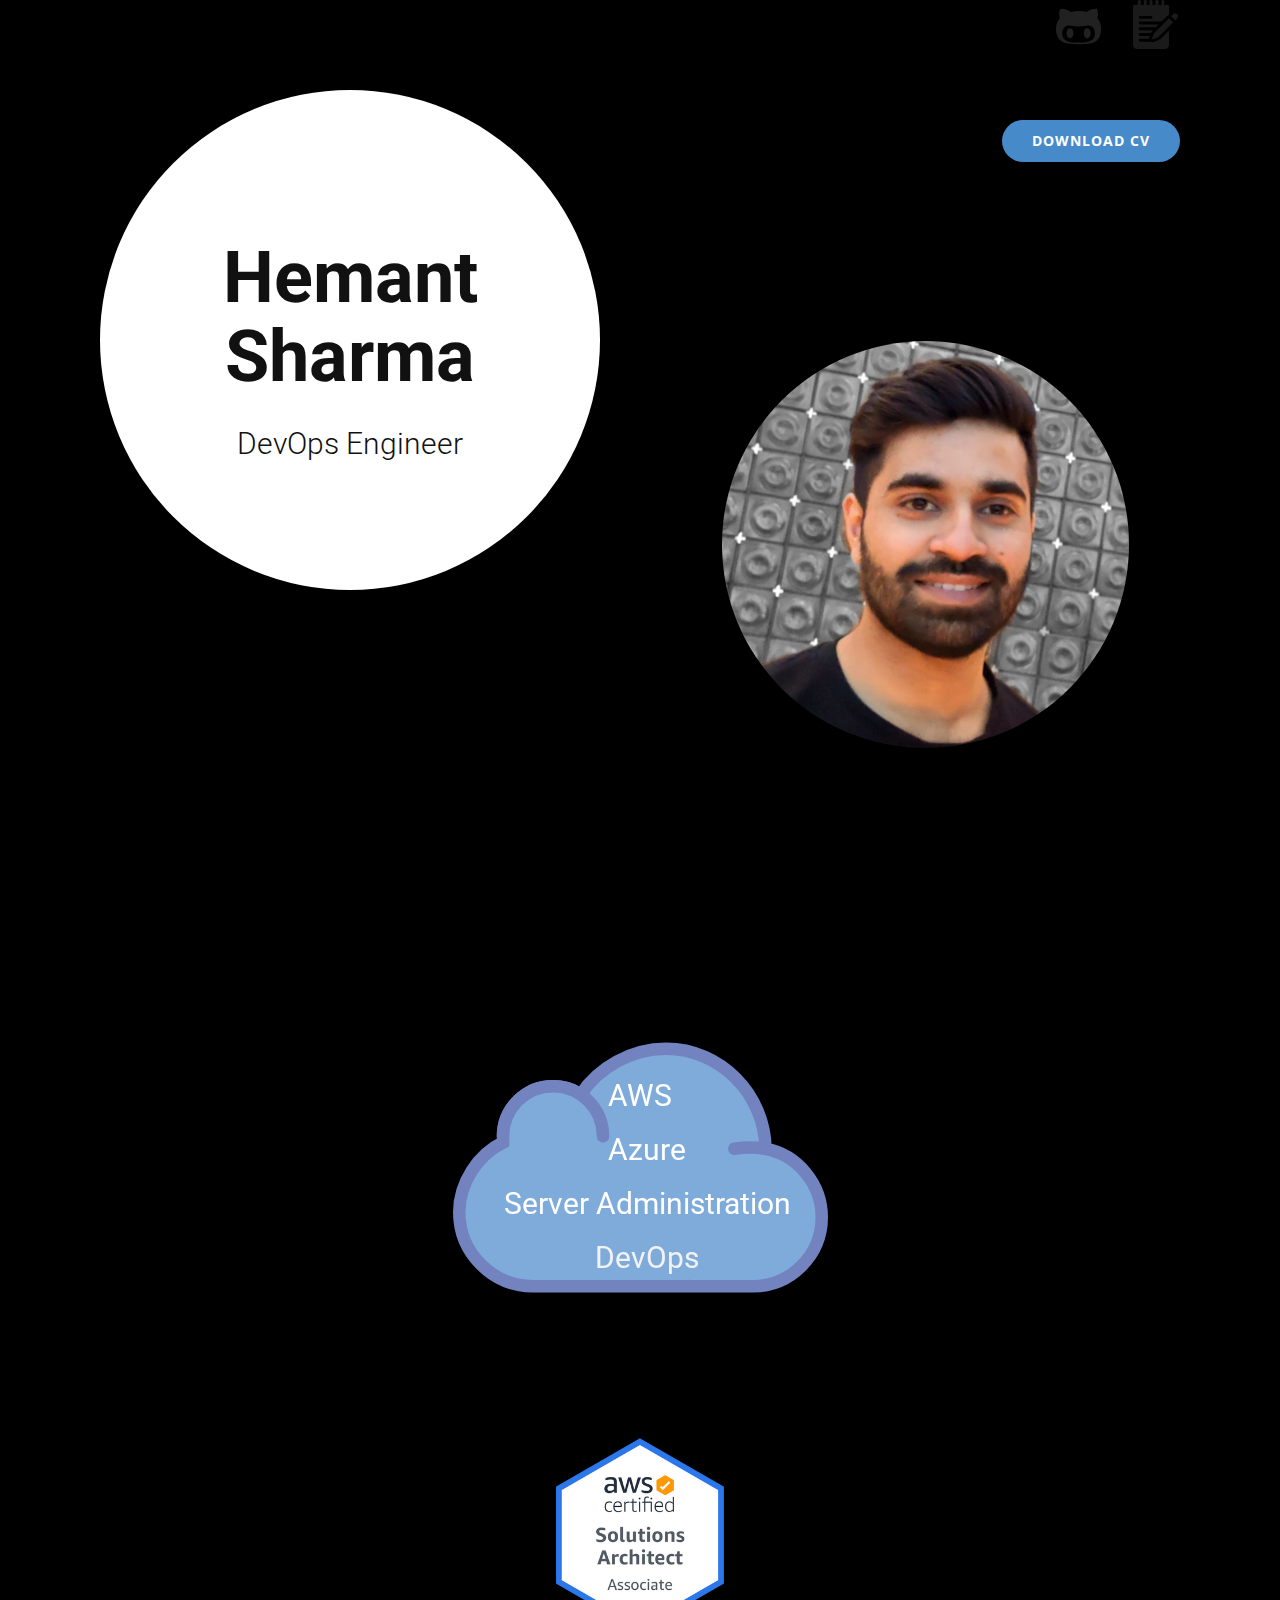
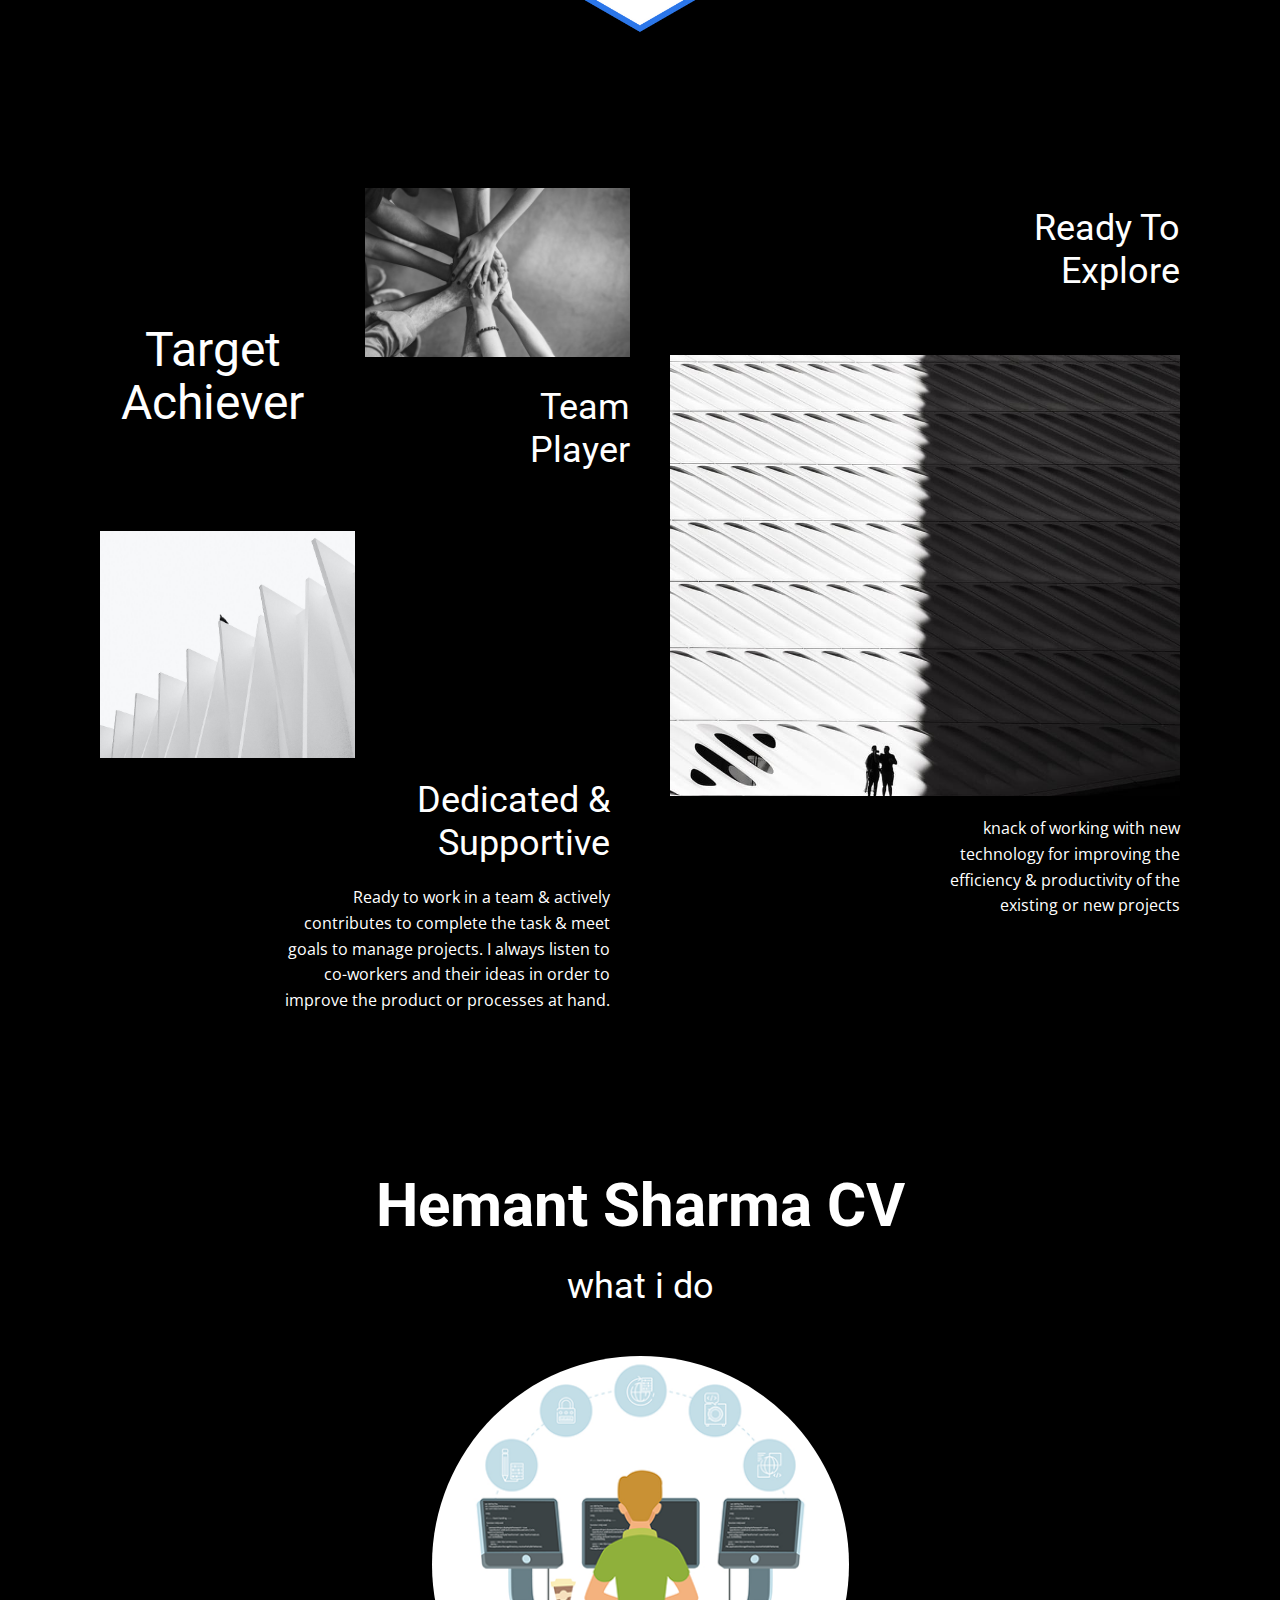
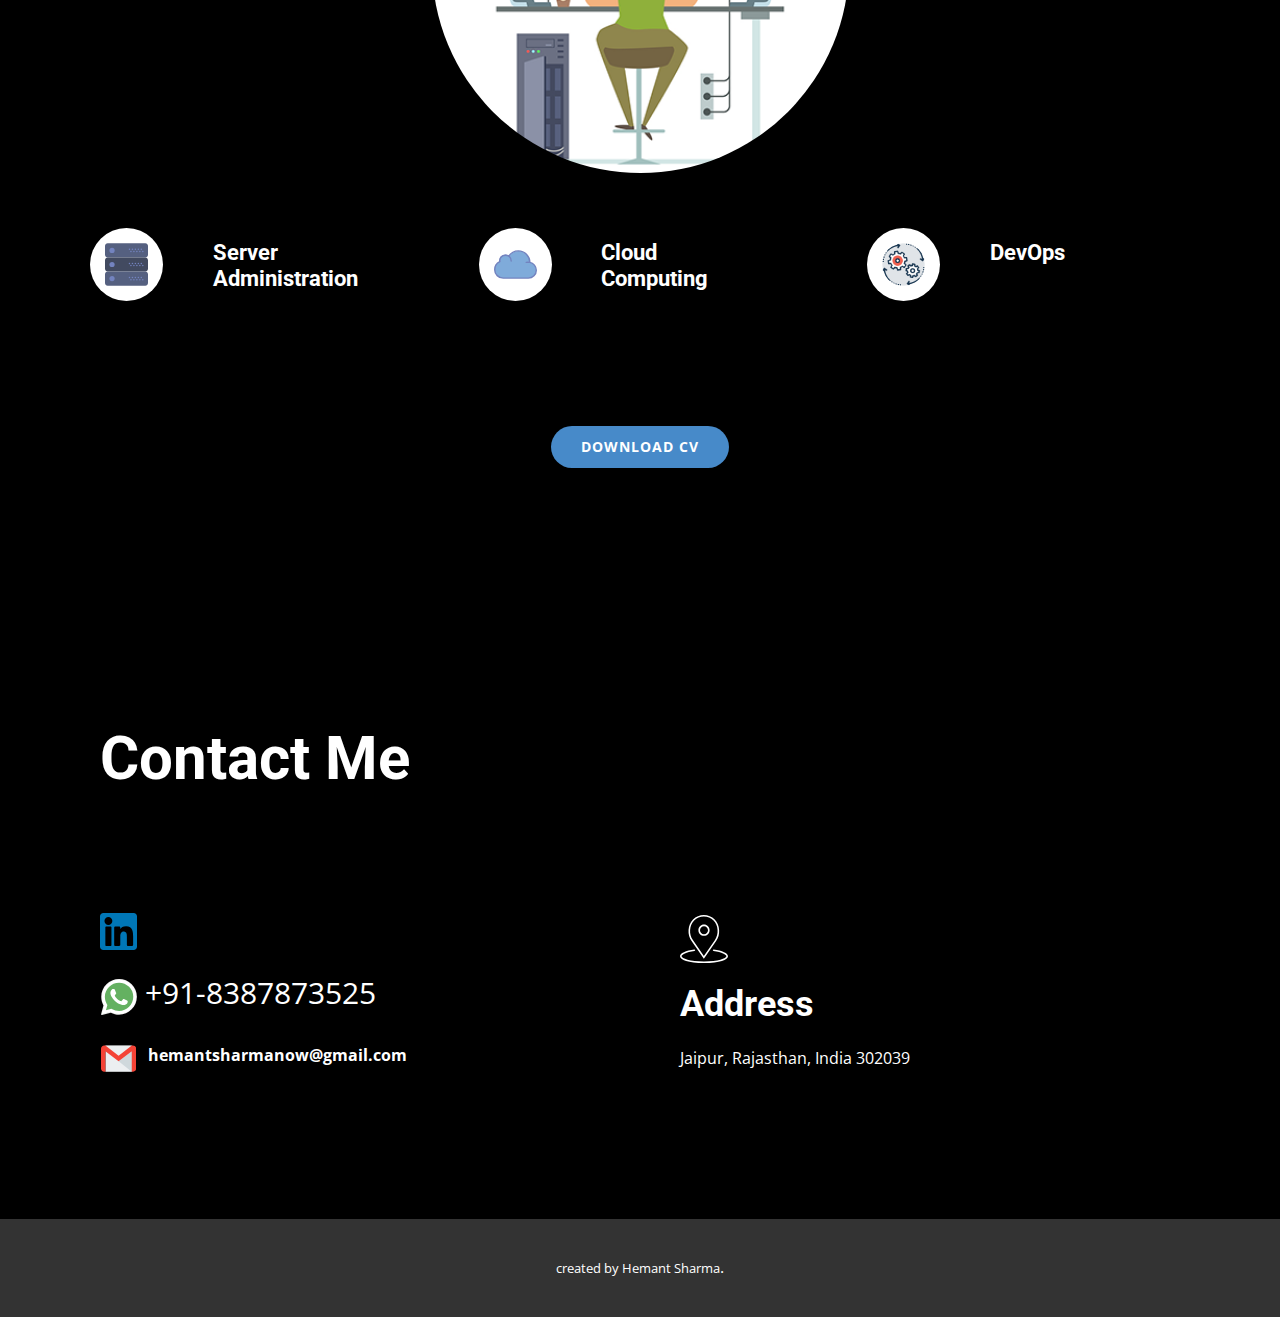
<file: index.html>
<!DOCTYPE html>
<html style="font-size: 16px;">
  <head>
    <meta name="viewport" content="width=device-width, initial-scale=1.0">
    <meta charset="utf-8">
    <meta name="keywords" content="Hemant Sharma, AWS&nbsp;&nbsp;AzureServer Administration​DevOps, TargetAchiever, Hemant Sharma CV, Contact Me">
    <meta name="description" content="">
    <meta name="page_type" content="np-template-header-footer-from-plugin">
    <title>Hemant Sharma</title>
    <link rel="stylesheet" href="nicepage.css" media="screen">
<link rel="stylesheet" href="Hemant-Sharma.css" media="screen">
    <script class="u-script" type="text/javascript" src="jquery.js" defer=""></script>
    <script class="u-script" type="text/javascript" src="nicepage.js" defer=""></script>
    <meta name="generator" content="Nicepage 3.12.1, nicepage.com">
    <link id="u-theme-google-font" rel="stylesheet" href="https://fonts.googleapis.com/css?family=Roboto:100,100i,300,300i,400,400i,500,500i,700,700i,900,900i|Open+Sans:300,300i,400,400i,600,600i,700,700i,800,800i">
    
    
    
    
    
    
    <script type="application/ld+json">{
		"@context": "http://schema.org",
		"@type": "Organization",
		"name": "",
		"url": "index.html"
}</script>
    <meta property="og:title" content="Hemant Sharma">
    <meta property="og:type" content="website">
    <meta name="theme-color" content="#478ac9">
    <link rel="canonical" href="index.html">
    <meta property="og:url" content="index.html">
  </head>
  <body data-home-page="Hemant-Sharma.html" data-home-page-title="Hemant Sharma" class="u-body u-overlap">
    <section class="u-black u-clearfix u-section-1" id="carousel_5995">
      <div class="u-clearfix u-sheet u-sheet-1"><span class="u-icon u-icon-circle u-text-grey-90 u-icon-1" data-href="https://github.com/hemants1992/mynotes" data-target="_blank"><svg class="u-svg-link" preserveAspectRatio="xMidYMin slice" viewBox="0 0 24 24" style=""><use xmlns:xlink="http://www.w3.org/1999/xlink" xlink:href="#svg-d05d"></use></svg><svg class="u-svg-content" viewBox="0 0 24 24" id="svg-d05d"><g fill="currentColor"><path d="m12.29 21.499c3.73 0 8.94.09 10.835-3.701.715-1.449.875-3.122.875-4.7h-.001c0-2.073-.575-4.047-1.95-5.651.786-2.363.26-3.756-.345-4.948-2.24 0-3.69.42-5.39 1.742-2.746-.653-5.856-.571-8.455.04-1.725-1.336-3.175-1.781-5.44-1.781-.621 1.237-1.136 2.599-.344 4.977-2.676 3.083-2.466 7.566-1.065 10.322 1.97 3.835 7.49 3.7 11.28 3.7zm-5.289-9.99c.95 0 1.865.168 2.8.297 3.418.52 5.215-.297 7.31-.297 2.339 0 3.675 1.915 3.675 4.087 0 4.349-4.015 5.012-7.53 5.012-2.419-.163-9.93.976-9.93-5.012 0-2.172 1.334-4.087 3.675-4.087z"></path><path d="m16.655 18.323c1.29 0 1.835-1.692 1.835-2.727s-.545-2.727-1.835-2.727-1.835 1.692-1.835 2.727.545 2.727 1.835 2.727z"></path><path d="m7.47 18.323c1.29 0 1.835-1.692 1.835-2.727s-.546-2.726-1.835-2.726-1.835 1.692-1.835 2.727.545 2.726 1.835 2.726z"></path>
</g></svg></span><span class="u-icon u-icon-circle u-text-grey-90 u-icon-2" data-href="http://hemantsharma.epizy.com/notepad" data-target="_blank"><svg class="u-svg-link" preserveAspectRatio="xMidYMin slice" viewBox="0 0 512 512" style=""><use xmlns:xlink="http://www.w3.org/1999/xlink" xlink:href="#svg-38de"></use></svg><svg class="u-svg-content" viewBox="0 0 512 512" x="0px" y="0px" id="svg-38de" style="enable-background:new 0 0 512 512;"><g><path d="M299.389,412.924l-53.346,24.248c-5.285,2.402-10.87,3.62-16.602,3.62c-6.846,0-13.425-1.743-19.222-4.94   c-0.288,0.016-0.574,0.044-0.867,0.044H96.137c-8.284,0-15-6.716-15-15c0-8.284,6.716-15,15-15h93.655   c-0.938-7.26,0.133-14.757,3.285-21.69l3.777-8.31H96.137c-8.284,0-15-6.716-15-15c0-8.284,6.716-15,15-15H210.49l6.907-15.196   c0.018-0.04,0.038-0.072,0.057-0.11c1.471-3.201,3.502-6.151,6.041-8.69l6.005-6.004H96.137c-8.284,0-15-6.716-15-15   s6.716-15,15-15H259.5l30-29.999H96.137c-8.284,0-15-6.716-15-15c0-8.284,6.716-15,15-15H319.5l77.724-77.723l0.345-0.344V67.001   c0-8.284-6.716-15-15-15h-35V15c0-8.284-6.716-15-15-15c-8.284,0-15,6.716-15,15v37h-31.429V15c0-8.284-6.716-15-15-15   c-8.284,0-15,6.716-15,15v37H224.71V15c0-8.284-6.716-15-15-15c-8.284,0-15,6.716-15,15v37h-31.429V15c0-8.284-6.716-15-15-15   c-8.284,0-15,6.716-15,15v37h-31.429V15c0-8.284-6.716-15-15-15s-15,6.716-15,15v37H36.137c-8.284,0-15,6.716-15,15v400   c0,24.813,20.187,45,45,45h286.432c24.813,0,45-20.187,45-45V317.533l-89.221,89.22   C305.682,409.419,302.637,411.471,299.389,412.924z M209.71,195.897H96.137c-8.284,0-15-6.716-15-15c0-8.284,6.716-15,15-15H209.71   c8.284,0,15,6.716,15,15C224.71,189.182,217.994,195.897,209.71,195.897z"></path><path d="M397.224,190.6L244.708,343.114l-24.32,53.505c-3.824,8.412,4.83,17.065,13.242,13.242l53.505-24.32h0L439.65,233.026   L397.224,190.6L397.224,190.6z"></path><path d="M482.077,148.174c-11.716-11.716-30.711-11.716-42.426,0l-21.213,21.213l42.426,42.426l21.213-21.213   C493.792,178.884,493.792,159.89,482.077,148.174z"></path>
</g></svg></span>
        <div class="u-clearfix u-expanded-width u-gutter-0 u-layout-wrap u-layout-wrap-1">
          <div class="u-layout">
            <div class="u-layout-row">
              <div class="u-align-center-sm u-align-center-xs u-container-style u-layout-cell u-right-cell u-size-30 u-layout-cell-1">
                <div class="u-container-layout u-valign-top-xl u-container-layout-1">
                  <div class="u-align-center u-container-style u-expanded-width-lg u-expanded-width-md u-group u-shape-circle u-white u-group-1">
                    <div class="u-container-layout u-container-layout-2">
                      <h2 class="u-text u-text-1">Hemant Sharma</h2>
                      <h3 class="u-text u-text-2">DevOps Engineer</h3>
                    </div>
                  </div>
                </div>
              </div>
              <div class="u-container-style u-layout-cell u-left-cell u-size-30 u-layout-cell-2">
                <div class="u-container-layout u-container-layout-3">
                  <a href="files/HemantSharmaResume3-1.docx" class="u-btn u-btn-round u-button-style u-file-link u-hover-palette-1-light-1 u-palette-1-base u-radius-50 u-btn-1">Download CV</a>
                  <div alt="" class="u-align-center u-image u-image-circle u-image-1" data-animation-name="bounceIn" data-animation-duration="1000" data-animation-delay="0" data-animation-direction="" data-image-width="990" data-image-height="1379"></div>
                </div>
              </div>
            </div>
          </div>
        </div>
      </div>
    </section>
    <section class="u-black u-clearfix u-lightbox u-section-2" id="carousel_e602">
      <div class="u-clearfix u-sheet u-valign-top-xs u-sheet-1">
        <div class="u-clearfix u-expanded-width-lg u-expanded-width-md u-expanded-width-sm u-expanded-width-xs u-layout-wrap u-layout-wrap-1">
          <div class="u-gutter-0 u-layout">
            <div class="u-layout-row">
              <div class="u-container-style u-layout-cell u-size-60 u-layout-cell-1">
                <div class="u-container-layout u-container-layout-1"><span class="u-icon u-icon-circle u-text-palette-1-base u-icon-1" data-animation-name="slideIn" data-animation-duration="1000" data-animation-delay="0" data-animation-direction="Down"><svg class="u-svg-link" preserveAspectRatio="xMidYMin slice" viewBox="0 0 60 60" style=""><use xmlns:xlink="http://www.w3.org/1999/xlink" xlink:href="#svg-372c"></use></svg><svg xmlns="http://www.w3.org/2000/svg" xmlns:xlink="http://www.w3.org/1999/xlink" version="1.1" xml:space="preserve" class="u-svg-content" viewBox="0 0 60 60" x="0px" y="0px" id="svg-372c" style=""><path style="fill:currentColor;stroke:#7383BF;stroke-width:2;stroke-linecap:round;stroke-miterlimit:10;" d="M50.003,27
	c-0.115-8.699-7.193-16-15.919-16c-5.559,0-10.779,3.005-13.661,7.336C19.157,17.493,17.636,17,16,17c-4.418,0-8,3.582-8,8
	c0,0.153,0.014,0.302,0.023,0.454C8.013,25.636,8,25.82,8,26c-3.988,1.912-7,6.457-7,11.155C1,43.67,6.33,49,12.845,49h24.507
	c0.138,0,0.272-0.016,0.408-0.021C37.897,48.984,38.031,49,38.169,49h9.803C54.037,49,59,44.037,59,37.972
	C59,32.601,55.106,27.961,50.003,27z"></path><path style="fill:currentColor;stroke:#7383BF;stroke-width:2;stroke-linecap:round;stroke-miterlimit:10;" d="M50.003,27
	c0,0-2.535-0.375-5.003,0"></path><path style="fill:currentColor;stroke:#7383BF;stroke-width:2;stroke-linecap:round;stroke-miterlimit:10;" d="M8,25c0-4.418,3.582-8,8-8
	s8,3.582,8,8"></path></svg></span>
                  <h2 class="u-align-center u-text u-text-1">AWS&nbsp;&nbsp;<br>Azure<br>Server Administration <br>
                    <span class="u-text-grey-5">DevOps</span>
                    <br>
                  </h2>
                </div>
              </div>
            </div>
          </div>
        </div>
        <div alt="" class="u-image u-image-circle u-preserve-proportions u-image-1" data-image-width="340" data-image-height="340"></div>
      </div>
    </section>
    <section class="u-black u-clearfix u-section-3" id="carousel_1009">
      <div class="u-clearfix u-sheet u-valign-middle-lg u-valign-middle-md u-valign-middle-xl u-sheet-1">
        <div class="u-clearfix u-expanded-width u-layout-wrap u-layout-wrap-1">
          <div class="u-layout">
            <div class="u-layout-row">
              <div class="u-size-30 u-size-60-md">
                <div class="u-layout-col">
                  <div class="u-size-20">
                    <div class="u-layout-row">
                      <div class="u-align-center-lg u-align-center-xl u-align-right-md u-align-right-sm u-align-right-xs u-container-style u-layout-cell u-size-30 u-layout-cell-1">
                        <div class="u-container-layout u-container-layout-1">
                          <h1 class="u-align-center-lg u-text u-text-1">Target<br>Achiever
                          </h1>
                        </div>
                      </div>
                      <div class="u-align-right u-container-style u-layout-cell u-size-30 u-layout-cell-2">
                        <div class="u-container-layout u-valign-bottom-xs u-container-layout-2">
                          <img src="images/oie_621710BEJ4Xh2G.jpg" alt="" class="u-expanded-width u-image u-image-default u-image-1">
                          <h4 class="u-text u-text-2">Team Player</h4>
                        </div>
                      </div>
                    </div>
                  </div>
                  <div class="u-size-40">
                    <div class="u-layout-row">
                      <div class="u-container-style u-layout-cell u-size-60 u-layout-cell-3">
                        <div class="u-container-layout u-container-layout-3">
                          <img src="images/pexels-photo-5623083.jpeg" alt="" class="u-image u-image-default u-image-2" data-image-width="1500" data-image-height="1500">
                          <h4 class="u-align-right u-text u-text-3">Dedicated &amp; Supportive</h4>
                          <p class="u-align-left-sm u-align-left-xs u-align-right-lg u-align-right-md u-align-right-xl u-text u-text-4">Ready to work in a team &amp; actively contributes to complete the task &amp; meet goals to manage projects.&nbsp;I always listen to co-workers and their ideas in order to improve the product or processes at hand.</p>
                        </div>
                      </div>
                    </div>
                  </div>
                </div>
              </div>
              <div class="u-size-30 u-size-60-md">
                <div class="u-layout-col">
                  <div class="u-container-style u-layout-cell u-size-60 u-layout-cell-4">
                    <div class="u-container-layout u-valign-top-lg u-valign-top-md u-valign-top-sm u-valign-top-xl u-container-layout-4">
                      <h4 class="u-align-right u-text u-text-5">Ready To Explore</h4>
                      <img src="images/pexels-photo-3490259.jpeg" alt="" class="u-expanded-width u-image u-image-default u-image-3" data-image-width="865" data-image-height="1080">
                      <p class="u-align-left-sm u-align-left-xs u-align-right-lg u-align-right-md u-align-right-xl u-text u-text-6">knack of working with new technology for improving the efficiency &amp; productivity of the existing or new projects<br>
                      </p>
                    </div>
                  </div>
                </div>
              </div>
            </div>
          </div>
        </div>
      </div>
    </section>
    <section class="u-align-center u-black u-clearfix u-section-4" id="carousel_282e">
      <div class="u-clearfix u-sheet u-sheet-1">
        <h2 class="u-text u-text-body-alt-color u-text-1">Hemant Sharma CV</h2>
        <h4 class="u-text u-text-body-alt-color u-text-2">what i do</h4>
        <div alt="" class="u-image u-image-circle u-image-1" data-image-width="800" data-image-height="400"></div>
        <div class="u-expanded-width u-list u-list-1">
          <div class="u-repeater u-repeater-1">
            <div class="u-container-style u-list-item u-opacity u-opacity-55 u-repeater-item u-shape-rectangle">
              <div class="u-container-layout u-similar-container u-valign-top-xl u-container-layout-1"><span class="u-icon u-icon-circle u-spacing-15 u-white u-icon-1" data-animation-name="tada" data-animation-duration="1000" data-animation-delay="0" data-animation-direction=""><svg class="u-svg-link" preserveAspectRatio="xMidYMin slice" viewBox="0 0 58 58" style=""><use xmlns:xlink="http://www.w3.org/1999/xlink" xlink:href="#svg-44ca"></use></svg><svg xmlns="http://www.w3.org/2000/svg" xmlns:xlink="http://www.w3.org/1999/xlink" version="1.1" xml:space="preserve" class="u-svg-content" viewBox="0 0 58 58" x="0px" y="0px" id="svg-44ca" style="enable-background:new 0 0 58 58;"><path style="fill:#556080;" d="M54.392,19.5H3.608C1.616,19.5,0,17.884,0,15.892V4.108C0,2.116,1.616,0.5,3.608,0.5h50.783  C56.384,0.5,58,2.116,58,4.108v11.783C58,17.884,56.384,19.5,54.392,19.5z"></path><path style="fill:#424A60;" d="M54.392,38.5H3.608C1.616,38.5,0,36.884,0,34.892V23.108C0,21.116,1.616,19.5,3.608,19.5h50.783  c1.993,0,3.608,1.616,3.608,3.608v11.783C58,36.884,56.384,38.5,54.392,38.5z"></path><path style="fill:#556080;" d="M54.392,57.5H3.608C1.616,57.5,0,55.884,0,53.892V42.108C0,40.116,1.616,38.5,3.608,38.5h50.783  c1.993,0,3.608,1.616,3.608,3.608v11.783C58,55.884,56.384,57.5,54.392,57.5z"></path><circle style="fill:#7383BF;" cx="9.5" cy="10" r="3.5"></circle><circle style="fill:#7383BF;" cx="49" cy="8.5" r="1"></circle><circle style="fill:#7383BF;" cx="45" cy="8.5" r="1"></circle><circle style="fill:#7383BF;" cx="51" cy="11.5" r="1"></circle><circle style="fill:#7383BF;" cx="47" cy="11.5" r="1"></circle><circle style="fill:#7383BF;" cx="41" cy="8.5" r="1"></circle><circle style="fill:#7383BF;" cx="43" cy="11.5" r="1"></circle><circle style="fill:#7383BF;" cx="37" cy="8.5" r="1"></circle><circle style="fill:#7383BF;" cx="39" cy="11.5" r="1"></circle><circle style="fill:#7383BF;" cx="33" cy="8.5" r="1"></circle><circle style="fill:#7383BF;" cx="35" cy="11.5" r="1"></circle><circle style="fill:#7383BF;" cx="9.5" cy="29" r="3.5"></circle><circle style="fill:#7383BF;" cx="49" cy="27.5" r="1"></circle><circle style="fill:#7383BF;" cx="45" cy="27.5" r="1"></circle><circle style="fill:#7383BF;" cx="51" cy="30.5" r="1"></circle><circle style="fill:#7383BF;" cx="47" cy="30.5" r="1"></circle><circle style="fill:#7383BF;" cx="41" cy="27.5" r="1"></circle><circle style="fill:#7383BF;" cx="43" cy="30.5" r="1"></circle><circle style="fill:#7383BF;" cx="37" cy="27.5" r="1"></circle><circle style="fill:#7383BF;" cx="39" cy="30.5" r="1"></circle><circle style="fill:#7383BF;" cx="33" cy="27.5" r="1"></circle><circle style="fill:#7383BF;" cx="35" cy="30.5" r="1"></circle><circle style="fill:#7383BF;" cx="9.5" cy="48" r="3.5"></circle><circle style="fill:#7383BF;" cx="49" cy="46.5" r="1"></circle><circle style="fill:#7383BF;" cx="45" cy="46.5" r="1"></circle><circle style="fill:#7383BF;" cx="51" cy="49.5" r="1"></circle><circle style="fill:#7383BF;" cx="47" cy="49.5" r="1"></circle><circle style="fill:#7383BF;" cx="41" cy="46.5" r="1"></circle><circle style="fill:#7383BF;" cx="43" cy="49.5" r="1"></circle><circle style="fill:#7383BF;" cx="37" cy="46.5" r="1"></circle><circle style="fill:#7383BF;" cx="39" cy="49.5" r="1"></circle><circle style="fill:#7383BF;" cx="33" cy="46.5" r="1"></circle><circle style="fill:#7383BF;" cx="35" cy="49.5" r="1"></circle></svg>
            
            
          </span>
                <div class="u-container-style u-group u-group-1">
                  <div class="u-container-layout u-container-layout-2">
                    <h4 class="u-text u-text-body-alt-color u-text-3">Server Administration</h4>
                  </div>
                </div>
              </div>
            </div>
            <div class="u-container-style u-list-item u-opacity u-opacity-55 u-repeater-item u-shape-rectangle">
              <div class="u-container-layout u-similar-container u-valign-top-xl u-container-layout-3"><span class="u-icon u-icon-circle u-spacing-15 u-white u-icon-2" data-animation-name="tada" data-animation-duration="1000" data-animation-delay="0" data-animation-direction=""><svg class="u-svg-link" preserveAspectRatio="xMidYMin slice" viewBox="0 0 60 60" style=""><use xmlns:xlink="http://www.w3.org/1999/xlink" xlink:href="#svg-340e"></use></svg><svg xmlns="http://www.w3.org/2000/svg" xmlns:xlink="http://www.w3.org/1999/xlink" version="1.1" xml:space="preserve" class="u-svg-content" viewBox="0 0 60 60" x="0px" y="0px" id="svg-340e" style=""><path style="fill:currentColor;stroke:#7383BF;stroke-width:2;stroke-linecap:round;stroke-miterlimit:10;" d="M50.003,27
	c-0.115-8.699-7.193-16-15.919-16c-5.559,0-10.779,3.005-13.661,7.336C19.157,17.493,17.636,17,16,17c-4.418,0-8,3.582-8,8
	c0,0.153,0.014,0.302,0.023,0.454C8.013,25.636,8,25.82,8,26c-3.988,1.912-7,6.457-7,11.155C1,43.67,6.33,49,12.845,49h24.507
	c0.138,0,0.272-0.016,0.408-0.021C37.897,48.984,38.031,49,38.169,49h9.803C54.037,49,59,44.037,59,37.972
	C59,32.601,55.106,27.961,50.003,27z"></path><path style="fill:currentColor;stroke:#7383BF;stroke-width:2;stroke-linecap:round;stroke-miterlimit:10;" d="M50.003,27
	c0,0-2.535-0.375-5.003,0"></path><path style="fill:currentColor;stroke:#7383BF;stroke-width:2;stroke-linecap:round;stroke-miterlimit:10;" d="M8,25c0-4.418,3.582-8,8-8
	s8,3.582,8,8"></path></svg>
            
            
          </span>
                <div class="u-container-style u-group u-video-cover u-group-2">
                  <div class="u-container-layout u-container-layout-4">
                    <h4 class="u-text u-text-body-alt-color u-text-4">Cloud&nbsp;<br>Computing<br>
                    </h4>
                  </div>
                </div>
              </div>
            </div>
            <div class="u-container-style u-list-item u-opacity u-opacity-55 u-repeater-item u-shape-rectangle">
              <div class="u-container-layout u-similar-container u-valign-top-xl u-container-layout-5"><span class="u-file-icon u-icon u-icon-circle u-spacing-15 u-white u-icon-3" data-animation-name="tada" data-animation-duration="1000" data-animation-delay="0" data-animation-direction=""><img src="images/settings.png" alt=""></span>
                <div class="u-container-style u-group u-video-cover u-group-3">
                  <div class="u-container-layout u-container-layout-6">
                    <h4 class="u-text u-text-body-alt-color u-text-5">DevOps</h4>
                  </div>
                </div>
              </div>
            </div>
          </div>
        </div>
        <a href="files/HemantSharmaResume3-1.docx" class="u-btn u-btn-round u-button-style u-file-link u-hover-palette-1-light-1 u-palette-1-base u-radius-50 u-btn-1">Download CV</a>
      </div>
    </section>
    <section class="u-black u-clearfix u-section-5" id="carousel_4e44">
      <div class="u-clearfix u-sheet u-valign-middle u-sheet-1">
        <div class="u-clearfix u-expanded-width u-gutter-20 u-layout-wrap u-layout-wrap-1">
          <div class="u-layout">
            <div class="u-layout-col">
              <div class="u-size-60">
                <div class="u-layout-row">
                  <div class="u-container-style u-layout-cell u-left-cell u-size-30 u-layout-cell-1">
                    <div class="u-container-layout u-valign-top-lg u-valign-top-xl u-container-layout-1">
                      <h1 class="u-text u-text-1">Contact Me</h1><span class="u-icon u-icon-circle u-text-palette-1-base u-icon-1" data-href="https://www.linkedin.com/in/hs1992/" data-target="_blank"><svg class="u-svg-link" preserveAspectRatio="xMidYMin slice" viewBox="0 0 382 382" style=""><use xmlns:xlink="http://www.w3.org/1999/xlink" xlink:href="#svg-3536"></use></svg><svg class="u-svg-content" viewBox="0 0 382 382" x="0px" y="0px" id="svg-3536" style="enable-background:new 0 0 382 382;"><path style="fill:currentColor;" d="M347.445,0H34.555C15.471,0,0,15.471,0,34.555v312.889C0,366.529,15.471,382,34.555,382h312.889  C366.529,382,382,366.529,382,347.444V34.555C382,15.471,366.529,0,347.445,0z M118.207,329.844c0,5.554-4.502,10.056-10.056,10.056  H65.345c-5.554,0-10.056-4.502-10.056-10.056V150.403c0-5.554,4.502-10.056,10.056-10.056h42.806  c5.554,0,10.056,4.502,10.056,10.056V329.844z M86.748,123.432c-22.459,0-40.666-18.207-40.666-40.666S64.289,42.1,86.748,42.1  s40.666,18.207,40.666,40.666S109.208,123.432,86.748,123.432z M341.91,330.654c0,5.106-4.14,9.246-9.246,9.246H286.73  c-5.106,0-9.246-4.14-9.246-9.246v-84.168c0-12.556,3.683-55.021-32.813-55.021c-28.309,0-34.051,29.066-35.204,42.11v97.079  c0,5.106-4.139,9.246-9.246,9.246h-44.426c-5.106,0-9.246-4.14-9.246-9.246V149.593c0-5.106,4.14-9.246,9.246-9.246h44.426  c5.106,0,9.246,4.14,9.246,9.246v15.655c10.497-15.753,26.097-27.912,59.312-27.912c73.552,0,73.131,68.716,73.131,106.472  L341.91,330.654L341.91,330.654z"></path></svg></span>
                      <a href="tel:+91-8387873525" class="u-active-none u-btn u-button-style u-hover-none u-none u-text-body-alt-color u-text-hover-grey-5 u-btn-1"><span class="u-icon u-icon-2"><svg class="u-svg-content" viewBox="-1 0 512 512" style="width: 1em; height: 1em;"><path d="m10.894531 512c-2.875 0-5.671875-1.136719-7.746093-3.234375-2.734376-2.765625-3.789063-6.78125-2.761719-10.535156l33.285156-121.546875c-20.722656-37.472656-31.648437-79.863282-31.632813-122.894532.058594-139.941406 113.941407-253.789062 253.871094-253.789062 67.871094.0273438 131.644532 26.464844 179.578125 74.433594 47.925781 47.972656 74.308594 111.742187 74.289063 179.558594-.0625 139.945312-113.945313 253.800781-253.867188 253.800781 0 0-.105468 0-.109375 0-40.871093-.015625-81.390625-9.976563-117.46875-28.84375l-124.675781 32.695312c-.914062.238281-1.84375.355469-2.761719.355469zm0 0" fill="#e5e5e5"></path><path d="m10.894531 501.105469 34.46875-125.871094c-21.261719-36.839844-32.445312-78.628906-32.429687-121.441406.054687-133.933594 109.046875-242.898438 242.976562-242.898438 64.992188.027344 125.996094 25.324219 171.871094 71.238281 45.871094 45.914063 71.125 106.945313 71.101562 171.855469-.058593 133.929688-109.066406 242.910157-242.972656 242.910157-.007812 0 .003906 0 0 0h-.105468c-40.664063-.015626-80.617188-10.214844-116.105469-29.570313zm134.769531-77.75 7.378907 4.371093c31 18.398438 66.542969 28.128907 102.789062 28.148438h.078125c111.304688 0 201.898438-90.578125 201.945313-201.902344.019531-53.949218-20.964844-104.679687-59.09375-142.839844-38.132813-38.160156-88.832031-59.1875-142.777344-59.210937-111.394531 0-201.984375 90.566406-202.027344 201.886719-.015625 38.148437 10.65625 75.296875 30.875 107.445312l4.804688 7.640625-20.40625 74.5zm0 0" fill="#fff"></path><path d="m19.34375 492.625 33.277344-121.519531c-20.53125-35.5625-31.324219-75.910157-31.3125-117.234375.050781-129.296875 105.273437-234.488282 234.558594-234.488282 62.75.027344 121.644531 24.449219 165.921874 68.773438 44.289063 44.324219 68.664063 103.242188 68.640626 165.898438-.054688 129.300781-105.28125 234.503906-234.550782 234.503906-.011718 0 .003906 0 0 0h-.105468c-39.253907-.015625-77.828126-9.867188-112.085938-28.539063zm0 0" fill="#64b161"></path><g fill="#fff"><path d="m10.894531 501.105469 34.46875-125.871094c-21.261719-36.839844-32.445312-78.628906-32.429687-121.441406.054687-133.933594 109.046875-242.898438 242.976562-242.898438 64.992188.027344 125.996094 25.324219 171.871094 71.238281 45.871094 45.914063 71.125 106.945313 71.101562 171.855469-.058593 133.929688-109.066406 242.910157-242.972656 242.910157-.007812 0 .003906 0 0 0h-.105468c-40.664063-.015626-80.617188-10.214844-116.105469-29.570313zm134.769531-77.75 7.378907 4.371093c31 18.398438 66.542969 28.128907 102.789062 28.148438h.078125c111.304688 0 201.898438-90.578125 201.945313-201.902344.019531-53.949218-20.964844-104.679687-59.09375-142.839844-38.132813-38.160156-88.832031-59.1875-142.777344-59.210937-111.394531 0-201.984375 90.566406-202.027344 201.886719-.015625 38.148437 10.65625 75.296875 30.875 107.445312l4.804688 7.640625-20.40625 74.5zm0 0"></path><path d="m195.183594 152.246094c-4.546875-10.109375-9.335938-10.3125-13.664063-10.488282-3.539062-.152343-7.589843-.144531-11.632812-.144531-4.046875 0-10.625 1.523438-16.1875 7.597657-5.566407 6.074218-21.253907 20.761718-21.253907 50.632812 0 29.875 21.757813 58.738281 24.792969 62.792969 3.035157 4.050781 42 67.308593 103.707031 91.644531 51.285157 20.226562 61.71875 16.203125 72.851563 15.191406 11.132813-1.011718 35.917969-14.6875 40.976563-28.863281 5.0625-14.175781 5.0625-26.324219 3.542968-28.867187-1.519531-2.527344-5.566406-4.046876-11.636718-7.082032-6.070313-3.035156-35.917969-17.726562-41.484376-19.75-5.566406-2.027344-9.613281-3.035156-13.660156 3.042969-4.050781 6.070313-15.675781 19.742187-19.21875 23.789063-3.542968 4.058593-7.085937 4.566406-13.15625 1.527343-6.070312-3.042969-25.625-9.449219-48.820312-30.132812-18.046875-16.089844-30.234375-35.964844-33.777344-42.042969-3.539062-6.070312-.058594-9.070312 2.667969-12.386719 4.910156-5.972656 13.148437-16.710937 15.171875-20.757812 2.023437-4.054688 1.011718-7.597657-.503906-10.636719-1.519532-3.035156-13.320313-33.058594-18.714844-45.066406zm0 0" fill-rule="evenodd"></path>
</g></svg><img></span>&nbsp;+91-8387873525<span style="font-size: 1.25rem;">
                          <span style="font-size: 1.5rem;"></span>
                        </span>
                      </a>
                      <p class="u-text u-text-2">
                        <a class="u-active-none u-border-none u-btn u-button-link u-button-style u-hover-none u-none u-text-body-alt-color u-text-hover-grey-5 u-btn-2" href="mailto:hemantsharmanow@gmail.com"><span class="u-icon u-icon-3"><svg class="u-svg-content" viewBox="0 0 512 512" x="0px" y="0px" style="width: 1em; height: 1em;"><rect x="64" y="64" style="fill:#ECEFF1;" width="384" height="384"></rect><polygon style="fill:#CFD8DC;" points="256,296.384 448,448 448,148.672 "></polygon><path style="fill:#F44336;" d="M464,64h-16L256,215.616L64,64H48C21.504,64,0,85.504,0,112v288c0,26.496,21.504,48,48,48h16V148.672  l192,147.68L448,148.64V448h16c26.496,0,48-21.504,48-48V112C512,85.504,490.496,64,464,64z"></path></svg><img></span>&nbsp; &nbsp;hemantsharmanow@gmail.com
                        </a>
                      </p>
                    </div>
                  </div>
                  <div class="u-align-left u-container-style u-layout-cell u-right-cell u-size-30 u-layout-cell-2">
                    <div class="u-container-layout u-valign-bottom u-container-layout-2"><span class="u-icon u-icon-circle u-text-white u-icon-4"><svg class="u-svg-link" preserveAspectRatio="xMidYMin slice" viewBox="0 0 60 60" style=""><use xmlns:xlink="http://www.w3.org/1999/xlink" xlink:href="#svg-2cba"></use></svg><svg version="1.1" id="svg-2cba" xmlns="http://www.w3.org/2000/svg" xmlns:xlink="http://www.w3.org/1999/xlink" x="0px" y="0px" viewBox="0 0 60 60" style="enable-background:new 0 0 60 60;" xml:space="preserve" class="u-svg-content"><g><path d="M30,26c3.86,0,7-3.141,7-7s-3.14-7-7-7s-7,3.141-7,7S26.14,26,30,26z M30,14c2.757,0,5,2.243,5,5s-2.243,5-5,5
		s-5-2.243-5-5S27.243,14,30,14z"></path><path d="M29.823,54.757L45.164,32.6c5.754-7.671,4.922-20.28-1.781-26.982C39.761,1.995,34.945,0,29.823,0
		s-9.938,1.995-13.56,5.617c-6.703,6.702-7.535,19.311-1.804,26.952L29.823,54.757z M17.677,7.031C20.922,3.787,25.235,2,29.823,2
		s8.901,1.787,12.146,5.031c6.05,6.049,6.795,17.437,1.573,24.399L29.823,51.243L16.082,31.4
		C10.882,24.468,11.628,13.08,17.677,7.031z"></path><path d="M42.117,43.007c-0.55-0.067-1.046,0.327-1.11,0.876s0.328,1.046,0.876,1.11C52.399,46.231,58,49.567,58,51.5
		c0,2.714-10.652,6.5-28,6.5S2,54.214,2,51.5c0-1.933,5.601-5.269,16.117-6.507c0.548-0.064,0.94-0.562,0.876-1.11
		c-0.065-0.549-0.561-0.945-1.11-0.876C7.354,44.247,0,47.739,0,51.5C0,55.724,10.305,60,30,60s30-4.276,30-8.5
		C60,47.739,52.646,44.247,42.117,43.007z"></path>
</g><g></g><g></g><g></g><g></g><g></g><g></g><g></g><g></g><g></g><g></g><g></g><g></g><g></g><g></g><g></g></svg></span>
                      <h5 class="u-text u-text-3">Address</h5>
                      <p class="u-text u-text-4">Jaipur, Rajasthan, India 302039</p>
                    </div>
                  </div>
                </div>
              </div>
            </div>
          </div>
        </div>
      </div>
    </section>
    
    
    
    <section class="u-backlink u-clearfix u-grey-80">
      <p class="u-text">
        <span>created by Hemant Sharma</span>
      </p>. 
    </section>
  </body>
</html>
</file>
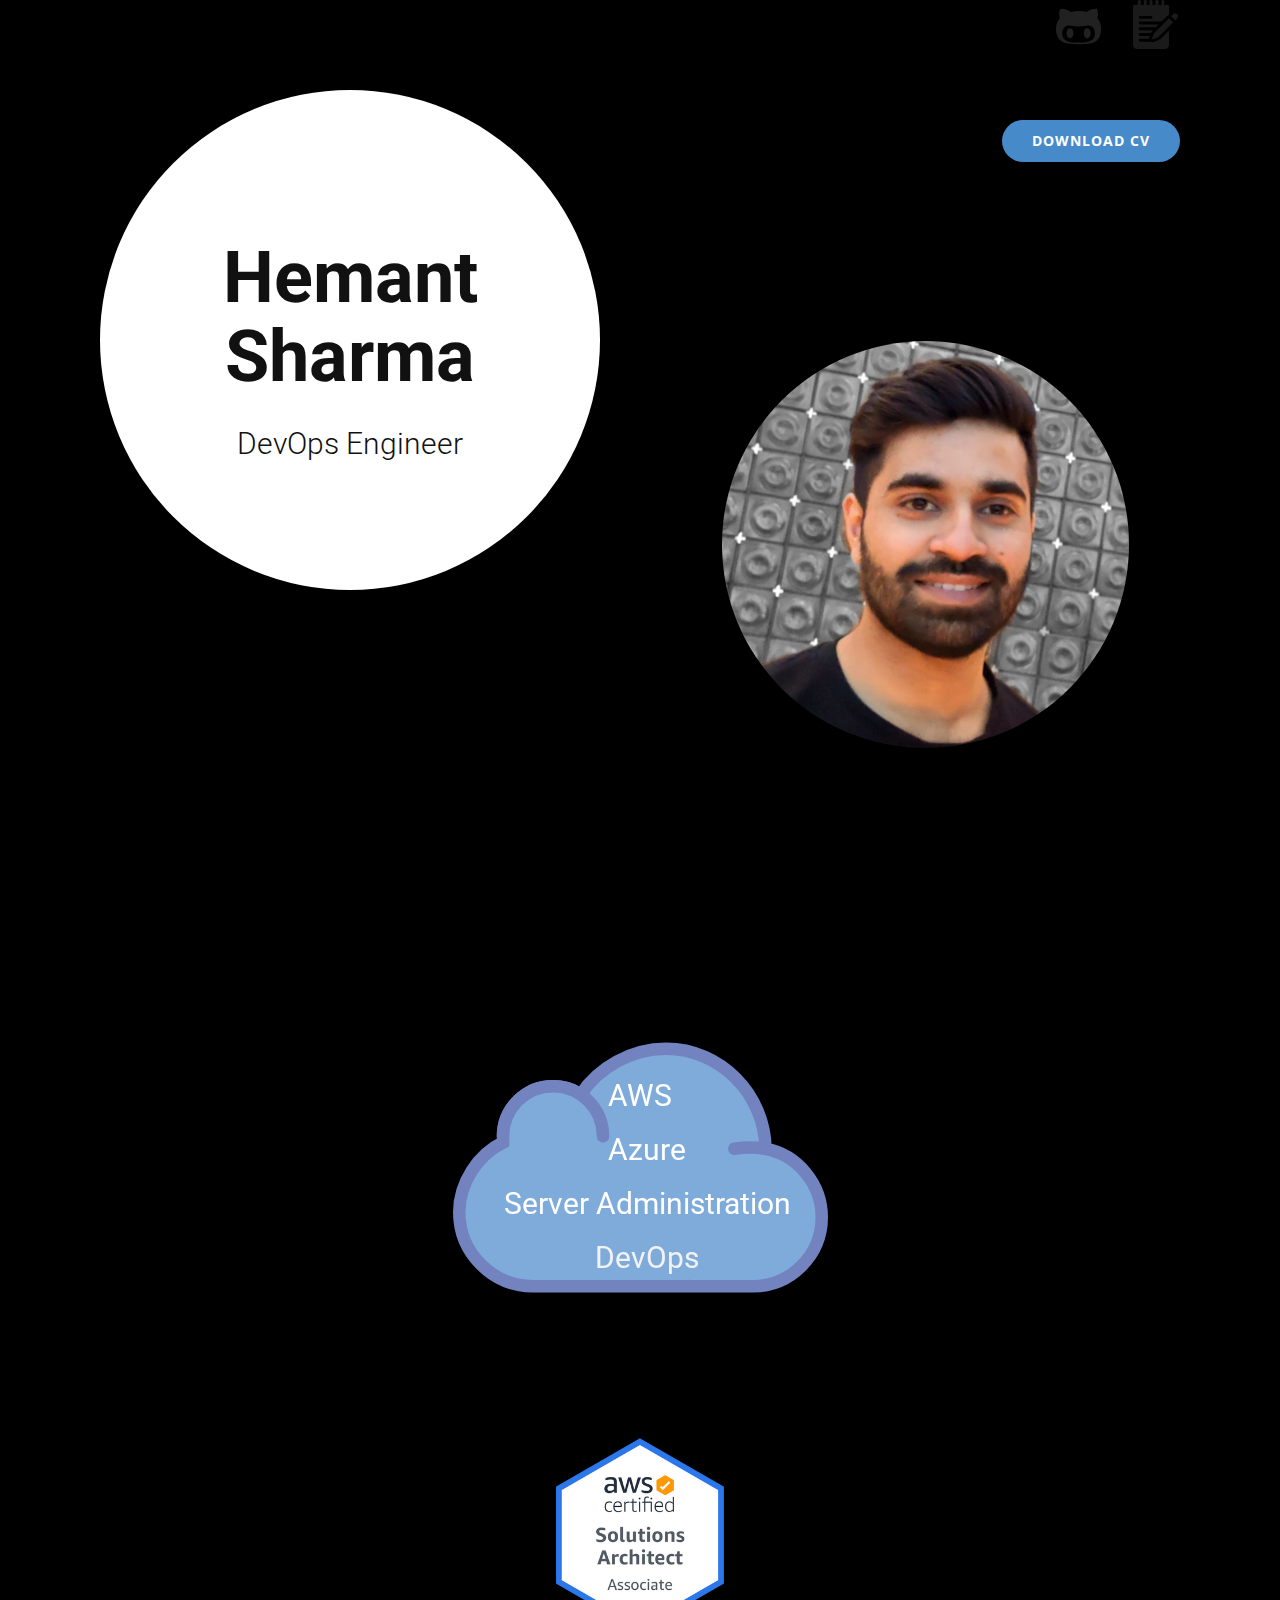
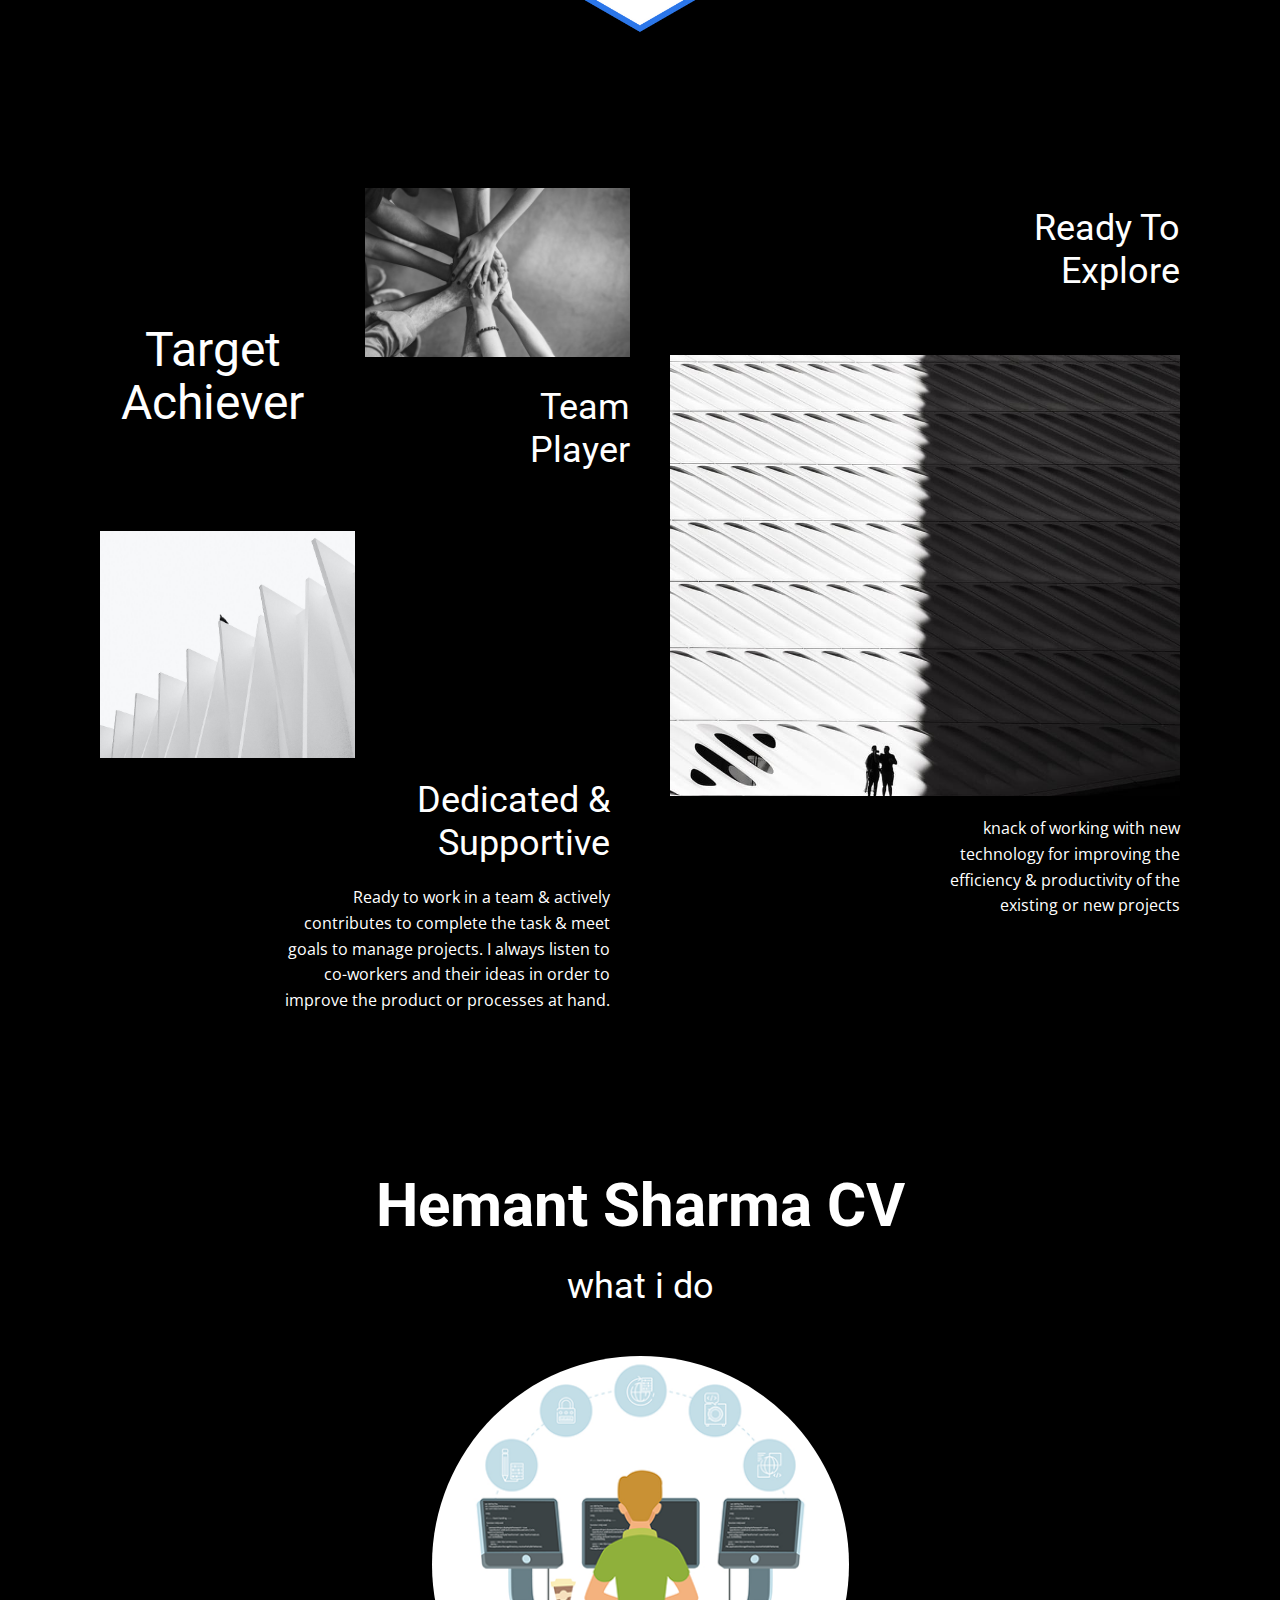
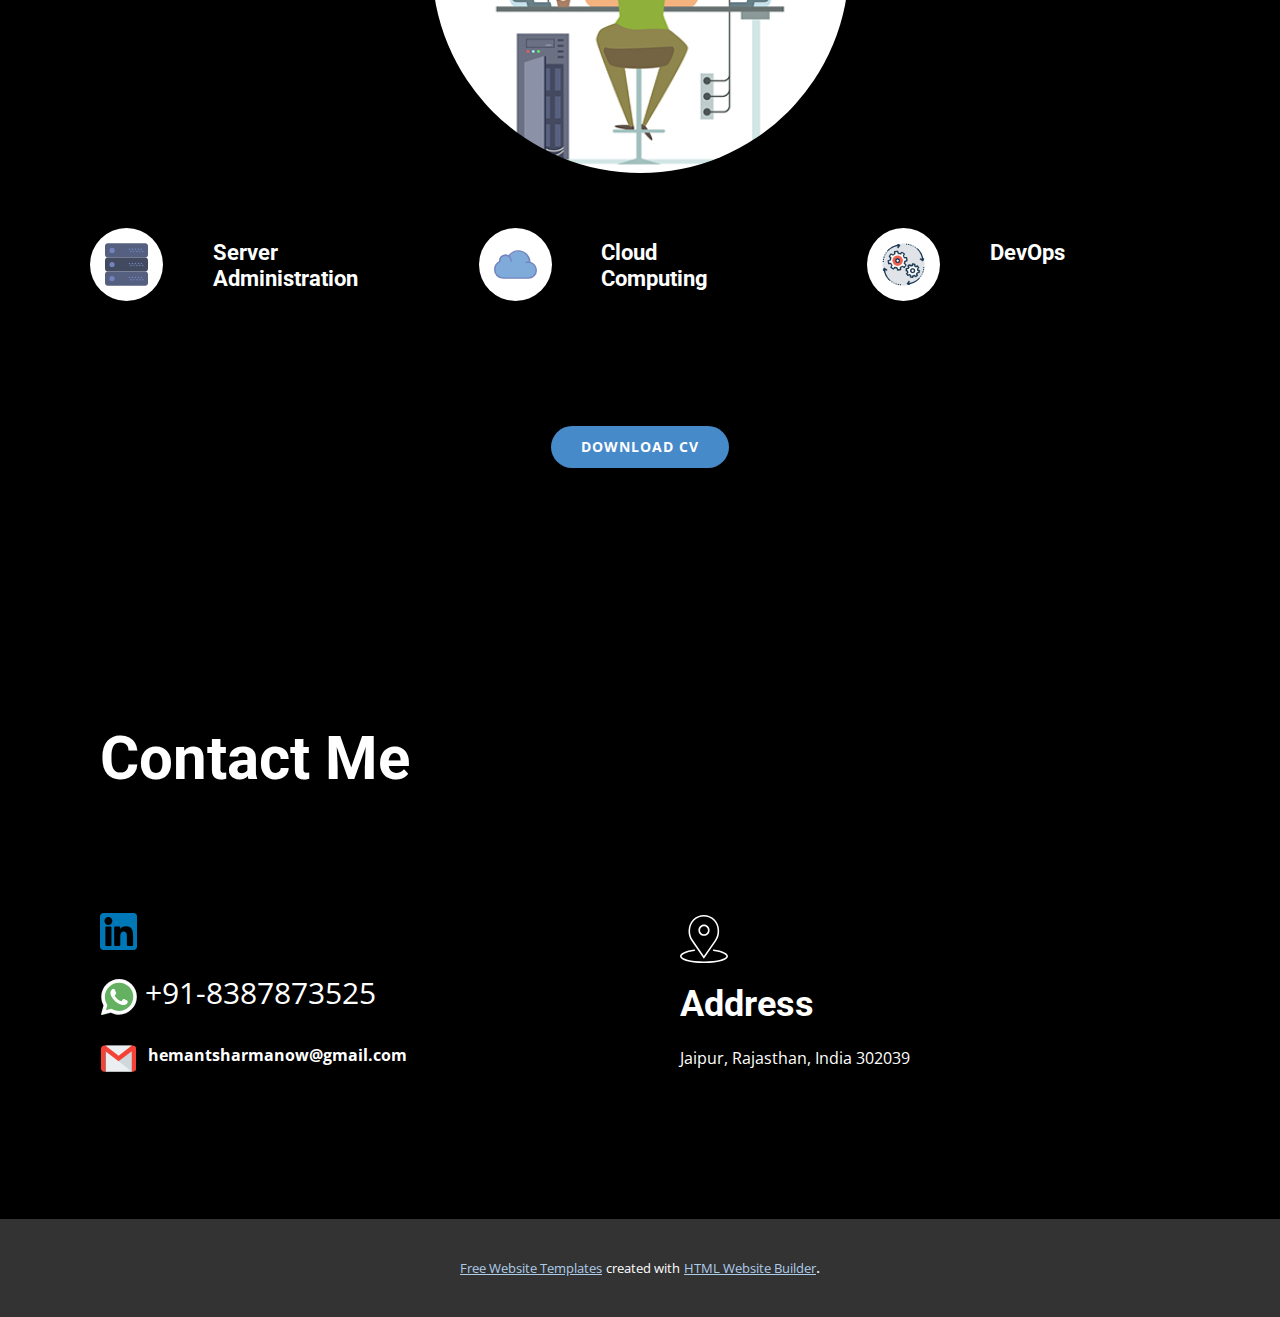
<file: Hemant-Sharma.html>
<!DOCTYPE html>
<html style="font-size: 16px;">
  <head>
    <meta name="viewport" content="width=device-width, initial-scale=1.0">
    <meta charset="utf-8">
    <meta name="keywords" content="Hemant Sharma, AWS&nbsp;&nbsp;AzureServer Administration​DevOps, TargetAchiever, Hemant Sharma CV, Contact Me">
    <meta name="description" content="">
    <meta name="page_type" content="np-template-header-footer-from-plugin">
    <title>Hemant Sharma</title>
    <link rel="stylesheet" href="nicepage.css" media="screen">
<link rel="stylesheet" href="Hemant-Sharma.css" media="screen">
    <script class="u-script" type="text/javascript" src="jquery.js" defer=""></script>
    <script class="u-script" type="text/javascript" src="nicepage.js" defer=""></script>
    <meta name="generator" content="Nicepage 3.12.1, nicepage.com">
    <link id="u-theme-google-font" rel="stylesheet" href="https://fonts.googleapis.com/css?family=Roboto:100,100i,300,300i,400,400i,500,500i,700,700i,900,900i|Open+Sans:300,300i,400,400i,600,600i,700,700i,800,800i">
    
    
    
    
    
    
    <script type="application/ld+json">{
		"@context": "http://schema.org",
		"@type": "Organization",
		"name": "",
		"url": "index.html"
}</script>
    <meta property="og:title" content="Hemant Sharma">
    <meta property="og:type" content="website">
    <meta name="theme-color" content="#478ac9">
    <link rel="canonical" href="index.html">
    <meta property="og:url" content="index.html">
  </head>
  <body class="u-body u-overlap">
    <section class="u-black u-clearfix u-section-1" id="carousel_5995">
      <div class="u-clearfix u-sheet u-sheet-1"><span class="u-icon u-icon-circle u-text-grey-90 u-icon-1" data-href="https://github.com/hemants1992/mynotes" data-target="_blank"><svg class="u-svg-link" preserveAspectRatio="xMidYMin slice" viewBox="0 0 24 24" style=""><use xmlns:xlink="http://www.w3.org/1999/xlink" xlink:href="#svg-d05d"></use></svg><svg class="u-svg-content" viewBox="0 0 24 24" id="svg-d05d"><g fill="currentColor"><path d="m12.29 21.499c3.73 0 8.94.09 10.835-3.701.715-1.449.875-3.122.875-4.7h-.001c0-2.073-.575-4.047-1.95-5.651.786-2.363.26-3.756-.345-4.948-2.24 0-3.69.42-5.39 1.742-2.746-.653-5.856-.571-8.455.04-1.725-1.336-3.175-1.781-5.44-1.781-.621 1.237-1.136 2.599-.344 4.977-2.676 3.083-2.466 7.566-1.065 10.322 1.97 3.835 7.49 3.7 11.28 3.7zm-5.289-9.99c.95 0 1.865.168 2.8.297 3.418.52 5.215-.297 7.31-.297 2.339 0 3.675 1.915 3.675 4.087 0 4.349-4.015 5.012-7.53 5.012-2.419-.163-9.93.976-9.93-5.012 0-2.172 1.334-4.087 3.675-4.087z"></path><path d="m16.655 18.323c1.29 0 1.835-1.692 1.835-2.727s-.545-2.727-1.835-2.727-1.835 1.692-1.835 2.727.545 2.727 1.835 2.727z"></path><path d="m7.47 18.323c1.29 0 1.835-1.692 1.835-2.727s-.546-2.726-1.835-2.726-1.835 1.692-1.835 2.727.545 2.726 1.835 2.726z"></path>
</g></svg></span><span class="u-icon u-icon-circle u-text-grey-90 u-icon-2" data-href="http://hemantsharma.epizy.com/notepad" data-target="_blank"><svg class="u-svg-link" preserveAspectRatio="xMidYMin slice" viewBox="0 0 512 512" style=""><use xmlns:xlink="http://www.w3.org/1999/xlink" xlink:href="#svg-38de"></use></svg><svg class="u-svg-content" viewBox="0 0 512 512" x="0px" y="0px" id="svg-38de" style="enable-background:new 0 0 512 512;"><g><path d="M299.389,412.924l-53.346,24.248c-5.285,2.402-10.87,3.62-16.602,3.62c-6.846,0-13.425-1.743-19.222-4.94   c-0.288,0.016-0.574,0.044-0.867,0.044H96.137c-8.284,0-15-6.716-15-15c0-8.284,6.716-15,15-15h93.655   c-0.938-7.26,0.133-14.757,3.285-21.69l3.777-8.31H96.137c-8.284,0-15-6.716-15-15c0-8.284,6.716-15,15-15H210.49l6.907-15.196   c0.018-0.04,0.038-0.072,0.057-0.11c1.471-3.201,3.502-6.151,6.041-8.69l6.005-6.004H96.137c-8.284,0-15-6.716-15-15   s6.716-15,15-15H259.5l30-29.999H96.137c-8.284,0-15-6.716-15-15c0-8.284,6.716-15,15-15H319.5l77.724-77.723l0.345-0.344V67.001   c0-8.284-6.716-15-15-15h-35V15c0-8.284-6.716-15-15-15c-8.284,0-15,6.716-15,15v37h-31.429V15c0-8.284-6.716-15-15-15   c-8.284,0-15,6.716-15,15v37H224.71V15c0-8.284-6.716-15-15-15c-8.284,0-15,6.716-15,15v37h-31.429V15c0-8.284-6.716-15-15-15   c-8.284,0-15,6.716-15,15v37h-31.429V15c0-8.284-6.716-15-15-15s-15,6.716-15,15v37H36.137c-8.284,0-15,6.716-15,15v400   c0,24.813,20.187,45,45,45h286.432c24.813,0,45-20.187,45-45V317.533l-89.221,89.22   C305.682,409.419,302.637,411.471,299.389,412.924z M209.71,195.897H96.137c-8.284,0-15-6.716-15-15c0-8.284,6.716-15,15-15H209.71   c8.284,0,15,6.716,15,15C224.71,189.182,217.994,195.897,209.71,195.897z"></path><path d="M397.224,190.6L244.708,343.114l-24.32,53.505c-3.824,8.412,4.83,17.065,13.242,13.242l53.505-24.32h0L439.65,233.026   L397.224,190.6L397.224,190.6z"></path><path d="M482.077,148.174c-11.716-11.716-30.711-11.716-42.426,0l-21.213,21.213l42.426,42.426l21.213-21.213   C493.792,178.884,493.792,159.89,482.077,148.174z"></path>
</g></svg></span>
        <div class="u-clearfix u-expanded-width u-gutter-0 u-layout-wrap u-layout-wrap-1">
          <div class="u-layout">
            <div class="u-layout-row">
              <div class="u-align-center-sm u-align-center-xs u-container-style u-layout-cell u-right-cell u-size-30 u-layout-cell-1">
                <div class="u-container-layout u-valign-top-xl u-container-layout-1">
                  <div class="u-align-center u-container-style u-expanded-width-lg u-expanded-width-md u-group u-shape-circle u-white u-group-1">
                    <div class="u-container-layout u-container-layout-2">
                      <h2 class="u-text u-text-1">Hemant Sharma</h2>
                      <h3 class="u-text u-text-2">DevOps Engineer</h3>
                    </div>
                  </div>
                </div>
              </div>
              <div class="u-container-style u-layout-cell u-left-cell u-size-30 u-layout-cell-2">
                <div class="u-container-layout u-container-layout-3">
                  <a href="files/HemantSharmaResume3-1.docx" class="u-btn u-btn-round u-button-style u-file-link u-hover-palette-1-light-1 u-palette-1-base u-radius-50 u-btn-1">Download CV</a>
                  <div alt="" class="u-align-center u-image u-image-circle u-image-1" data-animation-name="bounceIn" data-animation-duration="1000" data-animation-delay="0" data-animation-direction="" data-image-width="990" data-image-height="1379"></div>
                </div>
              </div>
            </div>
          </div>
        </div>
      </div>
    </section>
    <section class="u-black u-clearfix u-lightbox u-section-2" id="carousel_e602">
      <div class="u-clearfix u-sheet u-valign-top-xs u-sheet-1">
        <div class="u-clearfix u-expanded-width-lg u-expanded-width-md u-expanded-width-sm u-expanded-width-xs u-layout-wrap u-layout-wrap-1">
          <div class="u-gutter-0 u-layout">
            <div class="u-layout-row">
              <div class="u-container-style u-layout-cell u-size-60 u-layout-cell-1">
                <div class="u-container-layout u-container-layout-1"><span class="u-icon u-icon-circle u-text-palette-1-base u-icon-1" data-animation-name="slideIn" data-animation-duration="1000" data-animation-delay="0" data-animation-direction="Down"><svg class="u-svg-link" preserveAspectRatio="xMidYMin slice" viewBox="0 0 60 60" style=""><use xmlns:xlink="http://www.w3.org/1999/xlink" xlink:href="#svg-372c"></use></svg><svg xmlns="http://www.w3.org/2000/svg" xmlns:xlink="http://www.w3.org/1999/xlink" version="1.1" xml:space="preserve" class="u-svg-content" viewBox="0 0 60 60" x="0px" y="0px" id="svg-372c" style=""><path style="fill:currentColor;stroke:#7383BF;stroke-width:2;stroke-linecap:round;stroke-miterlimit:10;" d="M50.003,27
	c-0.115-8.699-7.193-16-15.919-16c-5.559,0-10.779,3.005-13.661,7.336C19.157,17.493,17.636,17,16,17c-4.418,0-8,3.582-8,8
	c0,0.153,0.014,0.302,0.023,0.454C8.013,25.636,8,25.82,8,26c-3.988,1.912-7,6.457-7,11.155C1,43.67,6.33,49,12.845,49h24.507
	c0.138,0,0.272-0.016,0.408-0.021C37.897,48.984,38.031,49,38.169,49h9.803C54.037,49,59,44.037,59,37.972
	C59,32.601,55.106,27.961,50.003,27z"></path><path style="fill:currentColor;stroke:#7383BF;stroke-width:2;stroke-linecap:round;stroke-miterlimit:10;" d="M50.003,27
	c0,0-2.535-0.375-5.003,0"></path><path style="fill:currentColor;stroke:#7383BF;stroke-width:2;stroke-linecap:round;stroke-miterlimit:10;" d="M8,25c0-4.418,3.582-8,8-8
	s8,3.582,8,8"></path></svg></span>
                  <h2 class="u-align-center u-text u-text-1">AWS&nbsp;&nbsp;<br>Azure<br>Server Administration <br>
                    <span class="u-text-grey-5">DevOps</span>
                    <br>
                  </h2>
                </div>
              </div>
            </div>
          </div>
        </div>
        <div alt="" class="u-image u-image-circle u-preserve-proportions u-image-1" data-image-width="340" data-image-height="340"></div>
      </div>
    </section>
    <section class="u-black u-clearfix u-section-3" id="carousel_1009">
      <div class="u-clearfix u-sheet u-valign-middle-lg u-valign-middle-md u-valign-middle-xl u-sheet-1">
        <div class="u-clearfix u-expanded-width u-layout-wrap u-layout-wrap-1">
          <div class="u-layout">
            <div class="u-layout-row">
              <div class="u-size-30 u-size-60-md">
                <div class="u-layout-col">
                  <div class="u-size-20">
                    <div class="u-layout-row">
                      <div class="u-align-center-lg u-align-center-xl u-align-right-md u-align-right-sm u-align-right-xs u-container-style u-layout-cell u-size-30 u-layout-cell-1">
                        <div class="u-container-layout u-container-layout-1">
                          <h1 class="u-align-center-lg u-text u-text-1">Target<br>Achiever
                          </h1>
                        </div>
                      </div>
                      <div class="u-align-right u-container-style u-layout-cell u-size-30 u-layout-cell-2">
                        <div class="u-container-layout u-valign-bottom-xs u-container-layout-2">
                          <img src="images/oie_621710BEJ4Xh2G.jpg" alt="" class="u-expanded-width u-image u-image-default u-image-1">
                          <h4 class="u-text u-text-2">Team Player</h4>
                        </div>
                      </div>
                    </div>
                  </div>
                  <div class="u-size-40">
                    <div class="u-layout-row">
                      <div class="u-container-style u-layout-cell u-size-60 u-layout-cell-3">
                        <div class="u-container-layout u-container-layout-3">
                          <img src="images/pexels-photo-5623083.jpeg" alt="" class="u-image u-image-default u-image-2" data-image-width="1500" data-image-height="1500">
                          <h4 class="u-align-right u-text u-text-3">Dedicated &amp; Supportive</h4>
                          <p class="u-align-left-sm u-align-left-xs u-align-right-lg u-align-right-md u-align-right-xl u-text u-text-4">Ready to work in a team &amp; actively contributes to complete the task &amp; meet goals to manage projects.&nbsp;I always listen to co-workers and their ideas in order to improve the product or processes at hand.</p>
                        </div>
                      </div>
                    </div>
                  </div>
                </div>
              </div>
              <div class="u-size-30 u-size-60-md">
                <div class="u-layout-col">
                  <div class="u-container-style u-layout-cell u-size-60 u-layout-cell-4">
                    <div class="u-container-layout u-valign-top-lg u-valign-top-md u-valign-top-sm u-valign-top-xl u-container-layout-4">
                      <h4 class="u-align-right u-text u-text-5">Ready To Explore</h4>
                      <img src="images/pexels-photo-3490259.jpeg" alt="" class="u-expanded-width u-image u-image-default u-image-3" data-image-width="865" data-image-height="1080">
                      <p class="u-align-left-sm u-align-left-xs u-align-right-lg u-align-right-md u-align-right-xl u-text u-text-6">knack of working with new technology for improving the efficiency &amp; productivity of the existing or new projects<br>
                      </p>
                    </div>
                  </div>
                </div>
              </div>
            </div>
          </div>
        </div>
      </div>
    </section>
    <section class="u-align-center u-black u-clearfix u-section-4" id="carousel_282e">
      <div class="u-clearfix u-sheet u-sheet-1">
        <h2 class="u-text u-text-body-alt-color u-text-1">Hemant Sharma CV</h2>
        <h4 class="u-text u-text-body-alt-color u-text-2">what i do</h4>
        <div alt="" class="u-image u-image-circle u-image-1" data-image-width="800" data-image-height="400"></div>
        <div class="u-expanded-width u-list u-list-1">
          <div class="u-repeater u-repeater-1">
            <div class="u-container-style u-list-item u-opacity u-opacity-55 u-repeater-item u-shape-rectangle">
              <div class="u-container-layout u-similar-container u-valign-top-xl u-container-layout-1"><span class="u-icon u-icon-circle u-spacing-15 u-white u-icon-1" data-animation-name="tada" data-animation-duration="1000" data-animation-delay="0" data-animation-direction=""><svg class="u-svg-link" preserveAspectRatio="xMidYMin slice" viewBox="0 0 58 58" style=""><use xmlns:xlink="http://www.w3.org/1999/xlink" xlink:href="#svg-44ca"></use></svg><svg xmlns="http://www.w3.org/2000/svg" xmlns:xlink="http://www.w3.org/1999/xlink" version="1.1" xml:space="preserve" class="u-svg-content" viewBox="0 0 58 58" x="0px" y="0px" id="svg-44ca" style="enable-background:new 0 0 58 58;"><path style="fill:#556080;" d="M54.392,19.5H3.608C1.616,19.5,0,17.884,0,15.892V4.108C0,2.116,1.616,0.5,3.608,0.5h50.783  C56.384,0.5,58,2.116,58,4.108v11.783C58,17.884,56.384,19.5,54.392,19.5z"></path><path style="fill:#424A60;" d="M54.392,38.5H3.608C1.616,38.5,0,36.884,0,34.892V23.108C0,21.116,1.616,19.5,3.608,19.5h50.783  c1.993,0,3.608,1.616,3.608,3.608v11.783C58,36.884,56.384,38.5,54.392,38.5z"></path><path style="fill:#556080;" d="M54.392,57.5H3.608C1.616,57.5,0,55.884,0,53.892V42.108C0,40.116,1.616,38.5,3.608,38.5h50.783  c1.993,0,3.608,1.616,3.608,3.608v11.783C58,55.884,56.384,57.5,54.392,57.5z"></path><circle style="fill:#7383BF;" cx="9.5" cy="10" r="3.5"></circle><circle style="fill:#7383BF;" cx="49" cy="8.5" r="1"></circle><circle style="fill:#7383BF;" cx="45" cy="8.5" r="1"></circle><circle style="fill:#7383BF;" cx="51" cy="11.5" r="1"></circle><circle style="fill:#7383BF;" cx="47" cy="11.5" r="1"></circle><circle style="fill:#7383BF;" cx="41" cy="8.5" r="1"></circle><circle style="fill:#7383BF;" cx="43" cy="11.5" r="1"></circle><circle style="fill:#7383BF;" cx="37" cy="8.5" r="1"></circle><circle style="fill:#7383BF;" cx="39" cy="11.5" r="1"></circle><circle style="fill:#7383BF;" cx="33" cy="8.5" r="1"></circle><circle style="fill:#7383BF;" cx="35" cy="11.5" r="1"></circle><circle style="fill:#7383BF;" cx="9.5" cy="29" r="3.5"></circle><circle style="fill:#7383BF;" cx="49" cy="27.5" r="1"></circle><circle style="fill:#7383BF;" cx="45" cy="27.5" r="1"></circle><circle style="fill:#7383BF;" cx="51" cy="30.5" r="1"></circle><circle style="fill:#7383BF;" cx="47" cy="30.5" r="1"></circle><circle style="fill:#7383BF;" cx="41" cy="27.5" r="1"></circle><circle style="fill:#7383BF;" cx="43" cy="30.5" r="1"></circle><circle style="fill:#7383BF;" cx="37" cy="27.5" r="1"></circle><circle style="fill:#7383BF;" cx="39" cy="30.5" r="1"></circle><circle style="fill:#7383BF;" cx="33" cy="27.5" r="1"></circle><circle style="fill:#7383BF;" cx="35" cy="30.5" r="1"></circle><circle style="fill:#7383BF;" cx="9.5" cy="48" r="3.5"></circle><circle style="fill:#7383BF;" cx="49" cy="46.5" r="1"></circle><circle style="fill:#7383BF;" cx="45" cy="46.5" r="1"></circle><circle style="fill:#7383BF;" cx="51" cy="49.5" r="1"></circle><circle style="fill:#7383BF;" cx="47" cy="49.5" r="1"></circle><circle style="fill:#7383BF;" cx="41" cy="46.5" r="1"></circle><circle style="fill:#7383BF;" cx="43" cy="49.5" r="1"></circle><circle style="fill:#7383BF;" cx="37" cy="46.5" r="1"></circle><circle style="fill:#7383BF;" cx="39" cy="49.5" r="1"></circle><circle style="fill:#7383BF;" cx="33" cy="46.5" r="1"></circle><circle style="fill:#7383BF;" cx="35" cy="49.5" r="1"></circle></svg>
            
            
          </span>
                <div class="u-container-style u-group u-group-1">
                  <div class="u-container-layout u-container-layout-2">
                    <h4 class="u-text u-text-body-alt-color u-text-3">Server Administration</h4>
                  </div>
                </div>
              </div>
            </div>
            <div class="u-container-style u-list-item u-opacity u-opacity-55 u-repeater-item u-shape-rectangle">
              <div class="u-container-layout u-similar-container u-valign-top-xl u-container-layout-3"><span class="u-icon u-icon-circle u-spacing-15 u-white u-icon-2" data-animation-name="tada" data-animation-duration="1000" data-animation-delay="0" data-animation-direction=""><svg class="u-svg-link" preserveAspectRatio="xMidYMin slice" viewBox="0 0 60 60" style=""><use xmlns:xlink="http://www.w3.org/1999/xlink" xlink:href="#svg-340e"></use></svg><svg xmlns="http://www.w3.org/2000/svg" xmlns:xlink="http://www.w3.org/1999/xlink" version="1.1" xml:space="preserve" class="u-svg-content" viewBox="0 0 60 60" x="0px" y="0px" id="svg-340e" style=""><path style="fill:currentColor;stroke:#7383BF;stroke-width:2;stroke-linecap:round;stroke-miterlimit:10;" d="M50.003,27
	c-0.115-8.699-7.193-16-15.919-16c-5.559,0-10.779,3.005-13.661,7.336C19.157,17.493,17.636,17,16,17c-4.418,0-8,3.582-8,8
	c0,0.153,0.014,0.302,0.023,0.454C8.013,25.636,8,25.82,8,26c-3.988,1.912-7,6.457-7,11.155C1,43.67,6.33,49,12.845,49h24.507
	c0.138,0,0.272-0.016,0.408-0.021C37.897,48.984,38.031,49,38.169,49h9.803C54.037,49,59,44.037,59,37.972
	C59,32.601,55.106,27.961,50.003,27z"></path><path style="fill:currentColor;stroke:#7383BF;stroke-width:2;stroke-linecap:round;stroke-miterlimit:10;" d="M50.003,27
	c0,0-2.535-0.375-5.003,0"></path><path style="fill:currentColor;stroke:#7383BF;stroke-width:2;stroke-linecap:round;stroke-miterlimit:10;" d="M8,25c0-4.418,3.582-8,8-8
	s8,3.582,8,8"></path></svg>
            
            
          </span>
                <div class="u-container-style u-group u-video-cover u-group-2">
                  <div class="u-container-layout u-container-layout-4">
                    <h4 class="u-text u-text-body-alt-color u-text-4">Cloud&nbsp;<br>Computing<br>
                    </h4>
                  </div>
                </div>
              </div>
            </div>
            <div class="u-container-style u-list-item u-opacity u-opacity-55 u-repeater-item u-shape-rectangle">
              <div class="u-container-layout u-similar-container u-valign-top-xl u-container-layout-5"><span class="u-file-icon u-icon u-icon-circle u-spacing-15 u-white u-icon-3" data-animation-name="tada" data-animation-duration="1000" data-animation-delay="0" data-animation-direction=""><img src="images/settings.png" alt=""></span>
                <div class="u-container-style u-group u-video-cover u-group-3">
                  <div class="u-container-layout u-container-layout-6">
                    <h4 class="u-text u-text-body-alt-color u-text-5">DevOps</h4>
                  </div>
                </div>
              </div>
            </div>
          </div>
        </div>
        <a href="files/HemantSharmaResume3-1.docx" class="u-btn u-btn-round u-button-style u-file-link u-hover-palette-1-light-1 u-palette-1-base u-radius-50 u-btn-1">Download CV</a>
      </div>
    </section>
    <section class="u-black u-clearfix u-section-5" id="carousel_4e44">
      <div class="u-clearfix u-sheet u-valign-middle u-sheet-1">
        <div class="u-clearfix u-expanded-width u-gutter-20 u-layout-wrap u-layout-wrap-1">
          <div class="u-layout">
            <div class="u-layout-col">
              <div class="u-size-60">
                <div class="u-layout-row">
                  <div class="u-container-style u-layout-cell u-left-cell u-size-30 u-layout-cell-1">
                    <div class="u-container-layout u-valign-top-lg u-valign-top-xl u-container-layout-1">
                      <h1 class="u-text u-text-1">Contact Me</h1><span class="u-icon u-icon-circle u-text-palette-1-base u-icon-1" data-href="https://www.linkedin.com/in/hs1992/" data-target="_blank"><svg class="u-svg-link" preserveAspectRatio="xMidYMin slice" viewBox="0 0 382 382" style=""><use xmlns:xlink="http://www.w3.org/1999/xlink" xlink:href="#svg-3536"></use></svg><svg class="u-svg-content" viewBox="0 0 382 382" x="0px" y="0px" id="svg-3536" style="enable-background:new 0 0 382 382;"><path style="fill:currentColor;" d="M347.445,0H34.555C15.471,0,0,15.471,0,34.555v312.889C0,366.529,15.471,382,34.555,382h312.889  C366.529,382,382,366.529,382,347.444V34.555C382,15.471,366.529,0,347.445,0z M118.207,329.844c0,5.554-4.502,10.056-10.056,10.056  H65.345c-5.554,0-10.056-4.502-10.056-10.056V150.403c0-5.554,4.502-10.056,10.056-10.056h42.806  c5.554,0,10.056,4.502,10.056,10.056V329.844z M86.748,123.432c-22.459,0-40.666-18.207-40.666-40.666S64.289,42.1,86.748,42.1  s40.666,18.207,40.666,40.666S109.208,123.432,86.748,123.432z M341.91,330.654c0,5.106-4.14,9.246-9.246,9.246H286.73  c-5.106,0-9.246-4.14-9.246-9.246v-84.168c0-12.556,3.683-55.021-32.813-55.021c-28.309,0-34.051,29.066-35.204,42.11v97.079  c0,5.106-4.139,9.246-9.246,9.246h-44.426c-5.106,0-9.246-4.14-9.246-9.246V149.593c0-5.106,4.14-9.246,9.246-9.246h44.426  c5.106,0,9.246,4.14,9.246,9.246v15.655c10.497-15.753,26.097-27.912,59.312-27.912c73.552,0,73.131,68.716,73.131,106.472  L341.91,330.654L341.91,330.654z"></path></svg></span>
                      <a href="tel:+91-8387873525" class="u-active-none u-btn u-button-style u-hover-none u-none u-text-body-alt-color u-text-hover-grey-5 u-btn-1"><span class="u-icon u-icon-2"><svg class="u-svg-content" viewBox="-1 0 512 512" style="width: 1em; height: 1em;"><path d="m10.894531 512c-2.875 0-5.671875-1.136719-7.746093-3.234375-2.734376-2.765625-3.789063-6.78125-2.761719-10.535156l33.285156-121.546875c-20.722656-37.472656-31.648437-79.863282-31.632813-122.894532.058594-139.941406 113.941407-253.789062 253.871094-253.789062 67.871094.0273438 131.644532 26.464844 179.578125 74.433594 47.925781 47.972656 74.308594 111.742187 74.289063 179.558594-.0625 139.945312-113.945313 253.800781-253.867188 253.800781 0 0-.105468 0-.109375 0-40.871093-.015625-81.390625-9.976563-117.46875-28.84375l-124.675781 32.695312c-.914062.238281-1.84375.355469-2.761719.355469zm0 0" fill="#e5e5e5"></path><path d="m10.894531 501.105469 34.46875-125.871094c-21.261719-36.839844-32.445312-78.628906-32.429687-121.441406.054687-133.933594 109.046875-242.898438 242.976562-242.898438 64.992188.027344 125.996094 25.324219 171.871094 71.238281 45.871094 45.914063 71.125 106.945313 71.101562 171.855469-.058593 133.929688-109.066406 242.910157-242.972656 242.910157-.007812 0 .003906 0 0 0h-.105468c-40.664063-.015626-80.617188-10.214844-116.105469-29.570313zm134.769531-77.75 7.378907 4.371093c31 18.398438 66.542969 28.128907 102.789062 28.148438h.078125c111.304688 0 201.898438-90.578125 201.945313-201.902344.019531-53.949218-20.964844-104.679687-59.09375-142.839844-38.132813-38.160156-88.832031-59.1875-142.777344-59.210937-111.394531 0-201.984375 90.566406-202.027344 201.886719-.015625 38.148437 10.65625 75.296875 30.875 107.445312l4.804688 7.640625-20.40625 74.5zm0 0" fill="#fff"></path><path d="m19.34375 492.625 33.277344-121.519531c-20.53125-35.5625-31.324219-75.910157-31.3125-117.234375.050781-129.296875 105.273437-234.488282 234.558594-234.488282 62.75.027344 121.644531 24.449219 165.921874 68.773438 44.289063 44.324219 68.664063 103.242188 68.640626 165.898438-.054688 129.300781-105.28125 234.503906-234.550782 234.503906-.011718 0 .003906 0 0 0h-.105468c-39.253907-.015625-77.828126-9.867188-112.085938-28.539063zm0 0" fill="#64b161"></path><g fill="#fff"><path d="m10.894531 501.105469 34.46875-125.871094c-21.261719-36.839844-32.445312-78.628906-32.429687-121.441406.054687-133.933594 109.046875-242.898438 242.976562-242.898438 64.992188.027344 125.996094 25.324219 171.871094 71.238281 45.871094 45.914063 71.125 106.945313 71.101562 171.855469-.058593 133.929688-109.066406 242.910157-242.972656 242.910157-.007812 0 .003906 0 0 0h-.105468c-40.664063-.015626-80.617188-10.214844-116.105469-29.570313zm134.769531-77.75 7.378907 4.371093c31 18.398438 66.542969 28.128907 102.789062 28.148438h.078125c111.304688 0 201.898438-90.578125 201.945313-201.902344.019531-53.949218-20.964844-104.679687-59.09375-142.839844-38.132813-38.160156-88.832031-59.1875-142.777344-59.210937-111.394531 0-201.984375 90.566406-202.027344 201.886719-.015625 38.148437 10.65625 75.296875 30.875 107.445312l4.804688 7.640625-20.40625 74.5zm0 0"></path><path d="m195.183594 152.246094c-4.546875-10.109375-9.335938-10.3125-13.664063-10.488282-3.539062-.152343-7.589843-.144531-11.632812-.144531-4.046875 0-10.625 1.523438-16.1875 7.597657-5.566407 6.074218-21.253907 20.761718-21.253907 50.632812 0 29.875 21.757813 58.738281 24.792969 62.792969 3.035157 4.050781 42 67.308593 103.707031 91.644531 51.285157 20.226562 61.71875 16.203125 72.851563 15.191406 11.132813-1.011718 35.917969-14.6875 40.976563-28.863281 5.0625-14.175781 5.0625-26.324219 3.542968-28.867187-1.519531-2.527344-5.566406-4.046876-11.636718-7.082032-6.070313-3.035156-35.917969-17.726562-41.484376-19.75-5.566406-2.027344-9.613281-3.035156-13.660156 3.042969-4.050781 6.070313-15.675781 19.742187-19.21875 23.789063-3.542968 4.058593-7.085937 4.566406-13.15625 1.527343-6.070312-3.042969-25.625-9.449219-48.820312-30.132812-18.046875-16.089844-30.234375-35.964844-33.777344-42.042969-3.539062-6.070312-.058594-9.070312 2.667969-12.386719 4.910156-5.972656 13.148437-16.710937 15.171875-20.757812 2.023437-4.054688 1.011718-7.597657-.503906-10.636719-1.519532-3.035156-13.320313-33.058594-18.714844-45.066406zm0 0" fill-rule="evenodd"></path>
</g></svg><img></span>&nbsp;+91-8387873525<span style="font-size: 1.25rem;">
                          <span style="font-size: 1.5rem;"></span>
                        </span>
                      </a>
                      <p class="u-text u-text-2">
                        <a class="u-active-none u-border-none u-btn u-button-link u-button-style u-hover-none u-none u-text-body-alt-color u-text-hover-grey-5 u-btn-2" href="mailto:hemantsharmanow@gmail.com"><span class="u-icon u-icon-3"><svg class="u-svg-content" viewBox="0 0 512 512" x="0px" y="0px" style="width: 1em; height: 1em;"><rect x="64" y="64" style="fill:#ECEFF1;" width="384" height="384"></rect><polygon style="fill:#CFD8DC;" points="256,296.384 448,448 448,148.672 "></polygon><path style="fill:#F44336;" d="M464,64h-16L256,215.616L64,64H48C21.504,64,0,85.504,0,112v288c0,26.496,21.504,48,48,48h16V148.672  l192,147.68L448,148.64V448h16c26.496,0,48-21.504,48-48V112C512,85.504,490.496,64,464,64z"></path></svg><img></span>&nbsp; &nbsp;hemantsharmanow@gmail.com
                        </a>
                      </p>
                    </div>
                  </div>
                  <div class="u-align-left u-container-style u-layout-cell u-right-cell u-size-30 u-layout-cell-2">
                    <div class="u-container-layout u-valign-bottom u-container-layout-2"><span class="u-icon u-icon-circle u-text-white u-icon-4"><svg class="u-svg-link" preserveAspectRatio="xMidYMin slice" viewBox="0 0 60 60" style=""><use xmlns:xlink="http://www.w3.org/1999/xlink" xlink:href="#svg-2cba"></use></svg><svg version="1.1" id="svg-2cba" xmlns="http://www.w3.org/2000/svg" xmlns:xlink="http://www.w3.org/1999/xlink" x="0px" y="0px" viewBox="0 0 60 60" style="enable-background:new 0 0 60 60;" xml:space="preserve" class="u-svg-content"><g><path d="M30,26c3.86,0,7-3.141,7-7s-3.14-7-7-7s-7,3.141-7,7S26.14,26,30,26z M30,14c2.757,0,5,2.243,5,5s-2.243,5-5,5
		s-5-2.243-5-5S27.243,14,30,14z"></path><path d="M29.823,54.757L45.164,32.6c5.754-7.671,4.922-20.28-1.781-26.982C39.761,1.995,34.945,0,29.823,0
		s-9.938,1.995-13.56,5.617c-6.703,6.702-7.535,19.311-1.804,26.952L29.823,54.757z M17.677,7.031C20.922,3.787,25.235,2,29.823,2
		s8.901,1.787,12.146,5.031c6.05,6.049,6.795,17.437,1.573,24.399L29.823,51.243L16.082,31.4
		C10.882,24.468,11.628,13.08,17.677,7.031z"></path><path d="M42.117,43.007c-0.55-0.067-1.046,0.327-1.11,0.876s0.328,1.046,0.876,1.11C52.399,46.231,58,49.567,58,51.5
		c0,2.714-10.652,6.5-28,6.5S2,54.214,2,51.5c0-1.933,5.601-5.269,16.117-6.507c0.548-0.064,0.94-0.562,0.876-1.11
		c-0.065-0.549-0.561-0.945-1.11-0.876C7.354,44.247,0,47.739,0,51.5C0,55.724,10.305,60,30,60s30-4.276,30-8.5
		C60,47.739,52.646,44.247,42.117,43.007z"></path>
</g><g></g><g></g><g></g><g></g><g></g><g></g><g></g><g></g><g></g><g></g><g></g><g></g><g></g><g></g><g></g></svg></span>
                      <h5 class="u-text u-text-3">Address</h5>
                      <p class="u-text u-text-4">Jaipur, Rajasthan, India 302039</p>
                    </div>
                  </div>
                </div>
              </div>
            </div>
          </div>
        </div>
      </div>
    </section>
    
    
    
    <section class="u-backlink u-clearfix u-grey-80">
      <a class="u-link" href="https://nicepage.com/website-templates" target="_blank">
        <span>Free Website Templates</span>
      </a>
      <p class="u-text">
        <span>created with</span>
      </p>
      <a class="u-link" href="https://nicepage.com/html-website-builder" target="_blank">
        <span>HTML Website Builder</span>
      </a>. 
    </section>
  </body>
</html>
</file>
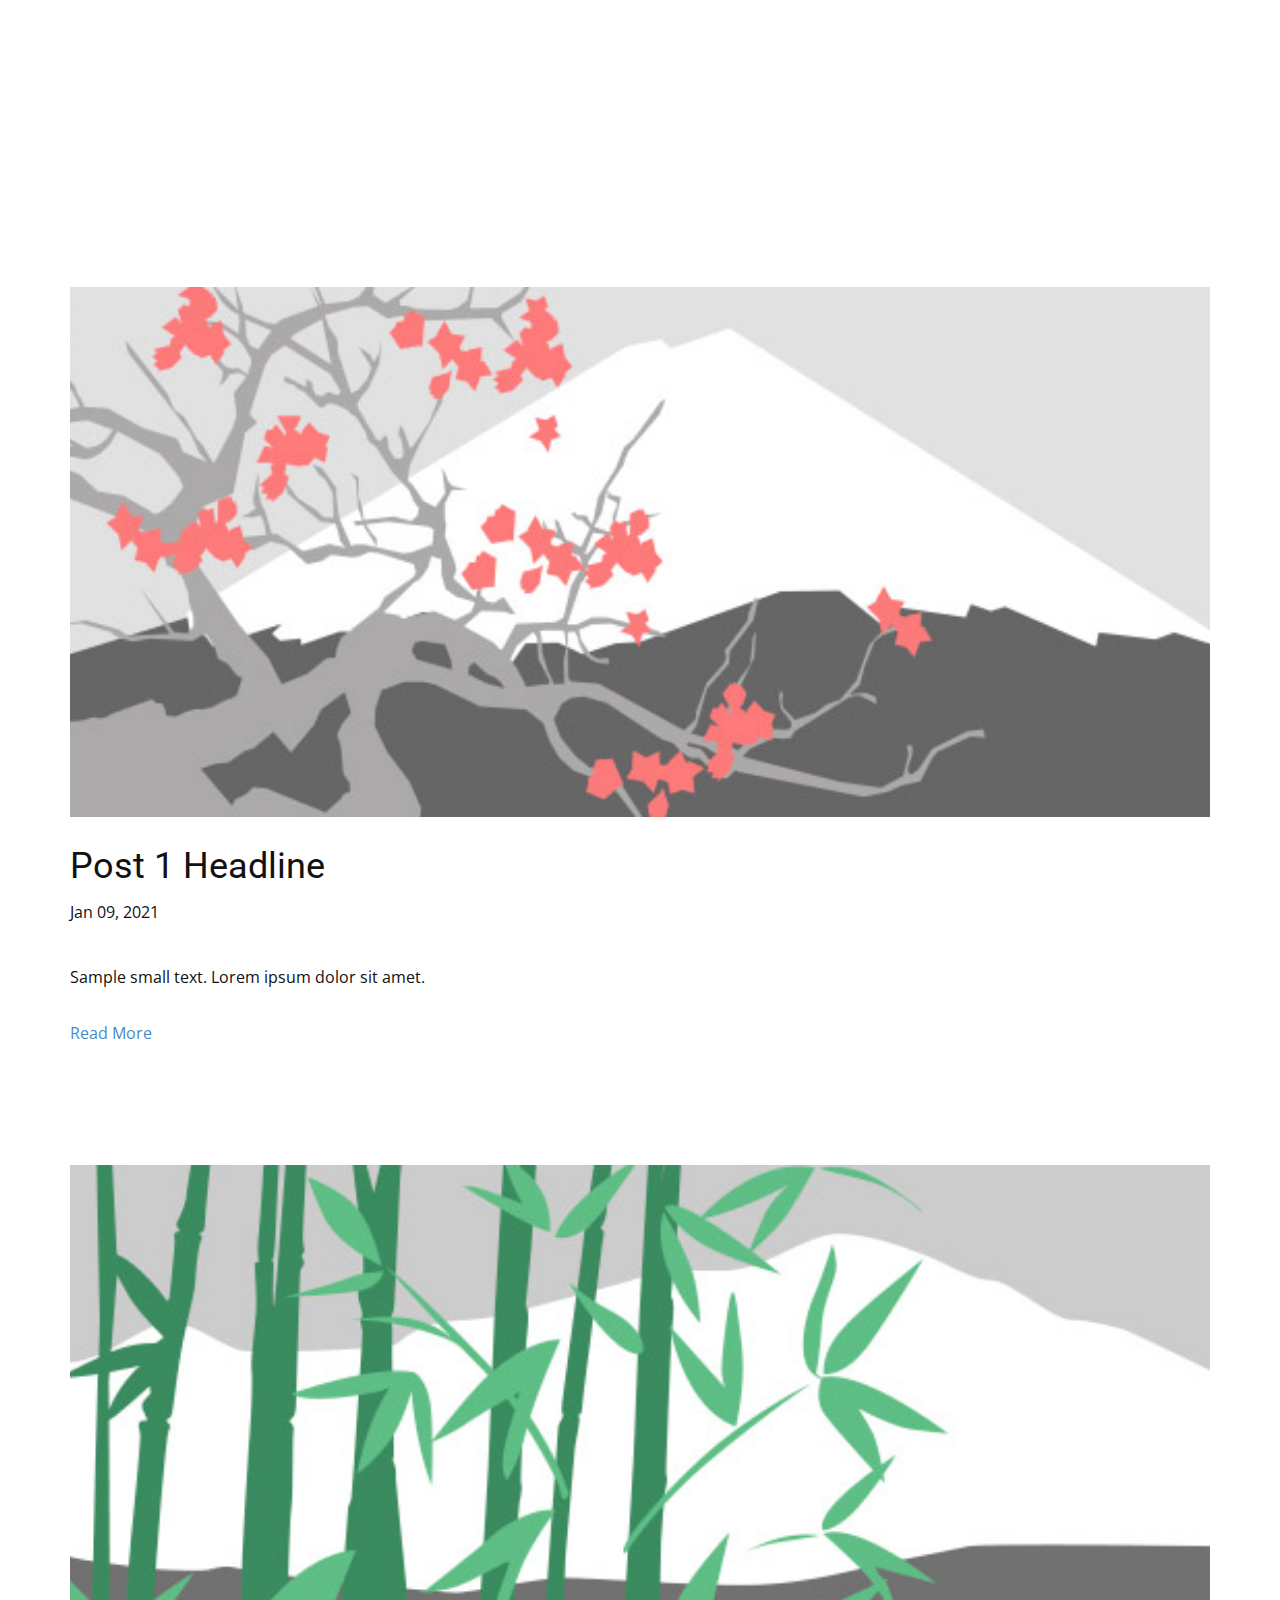
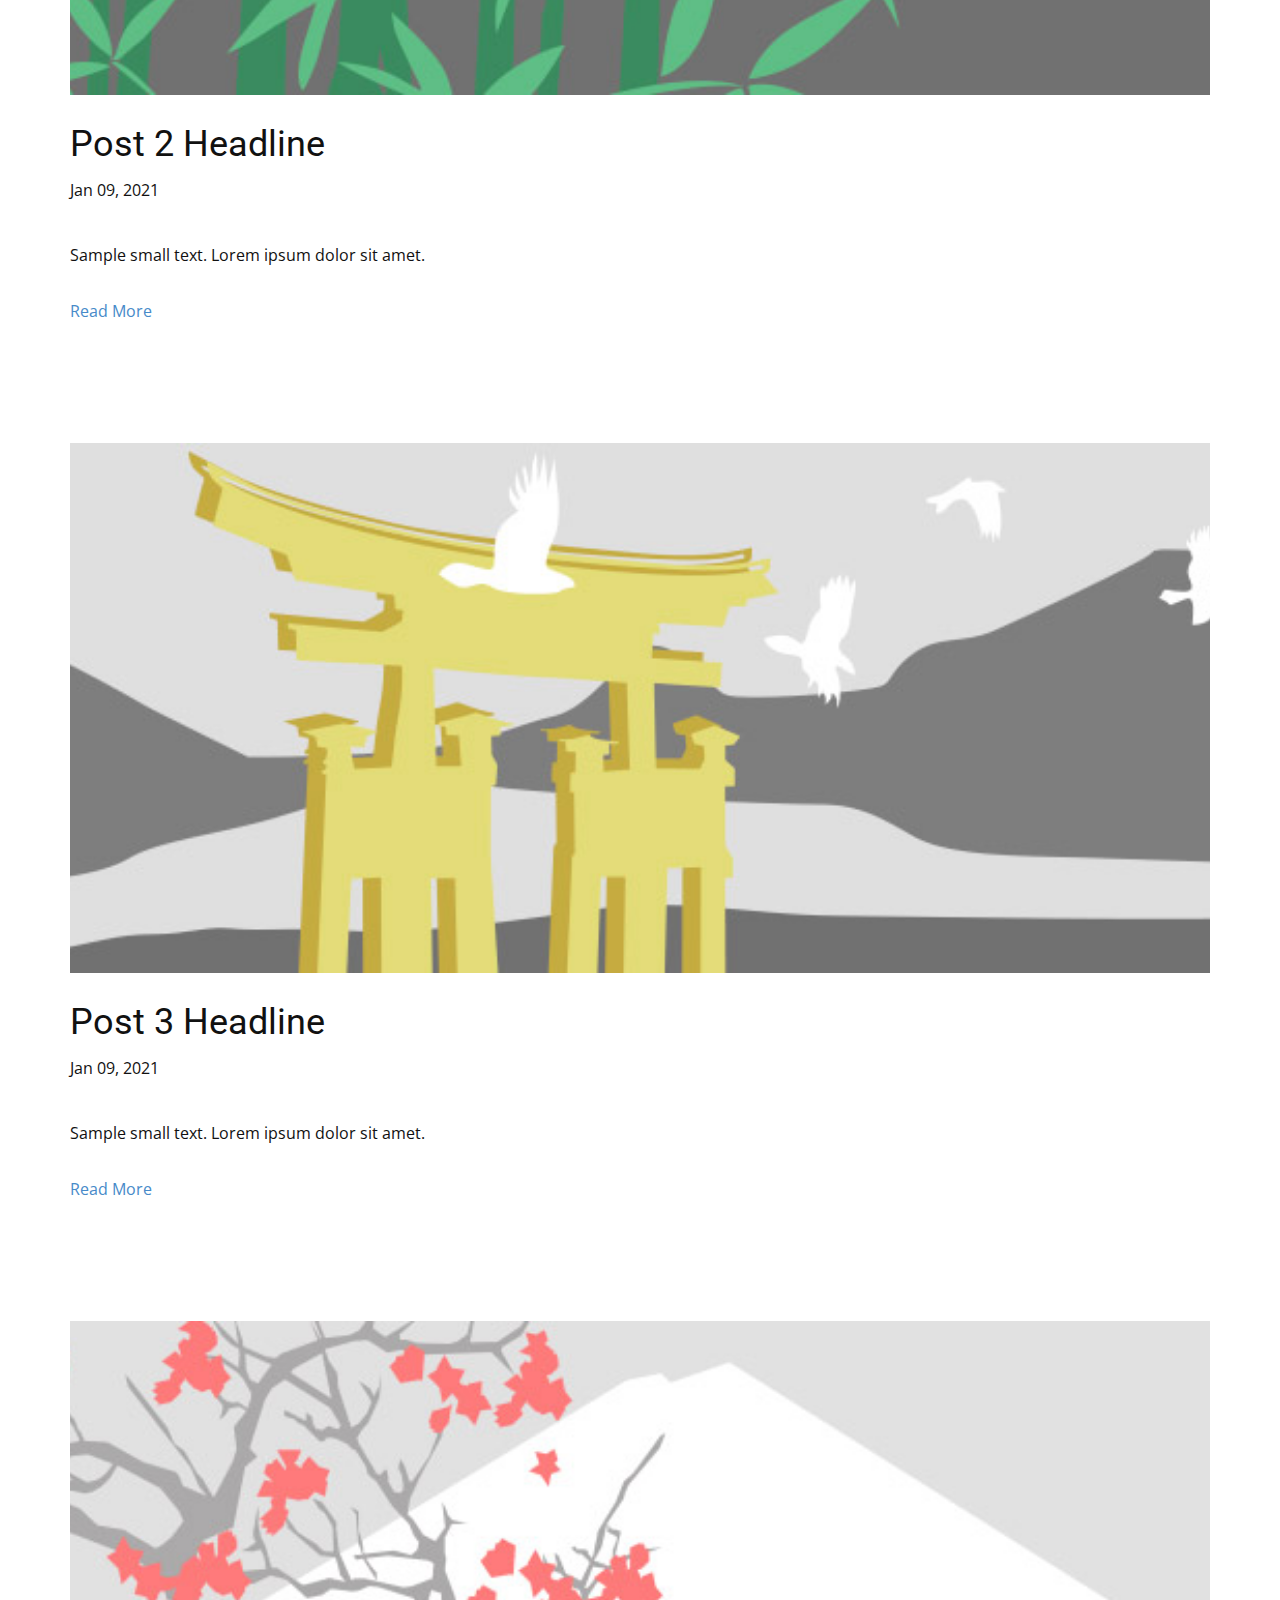
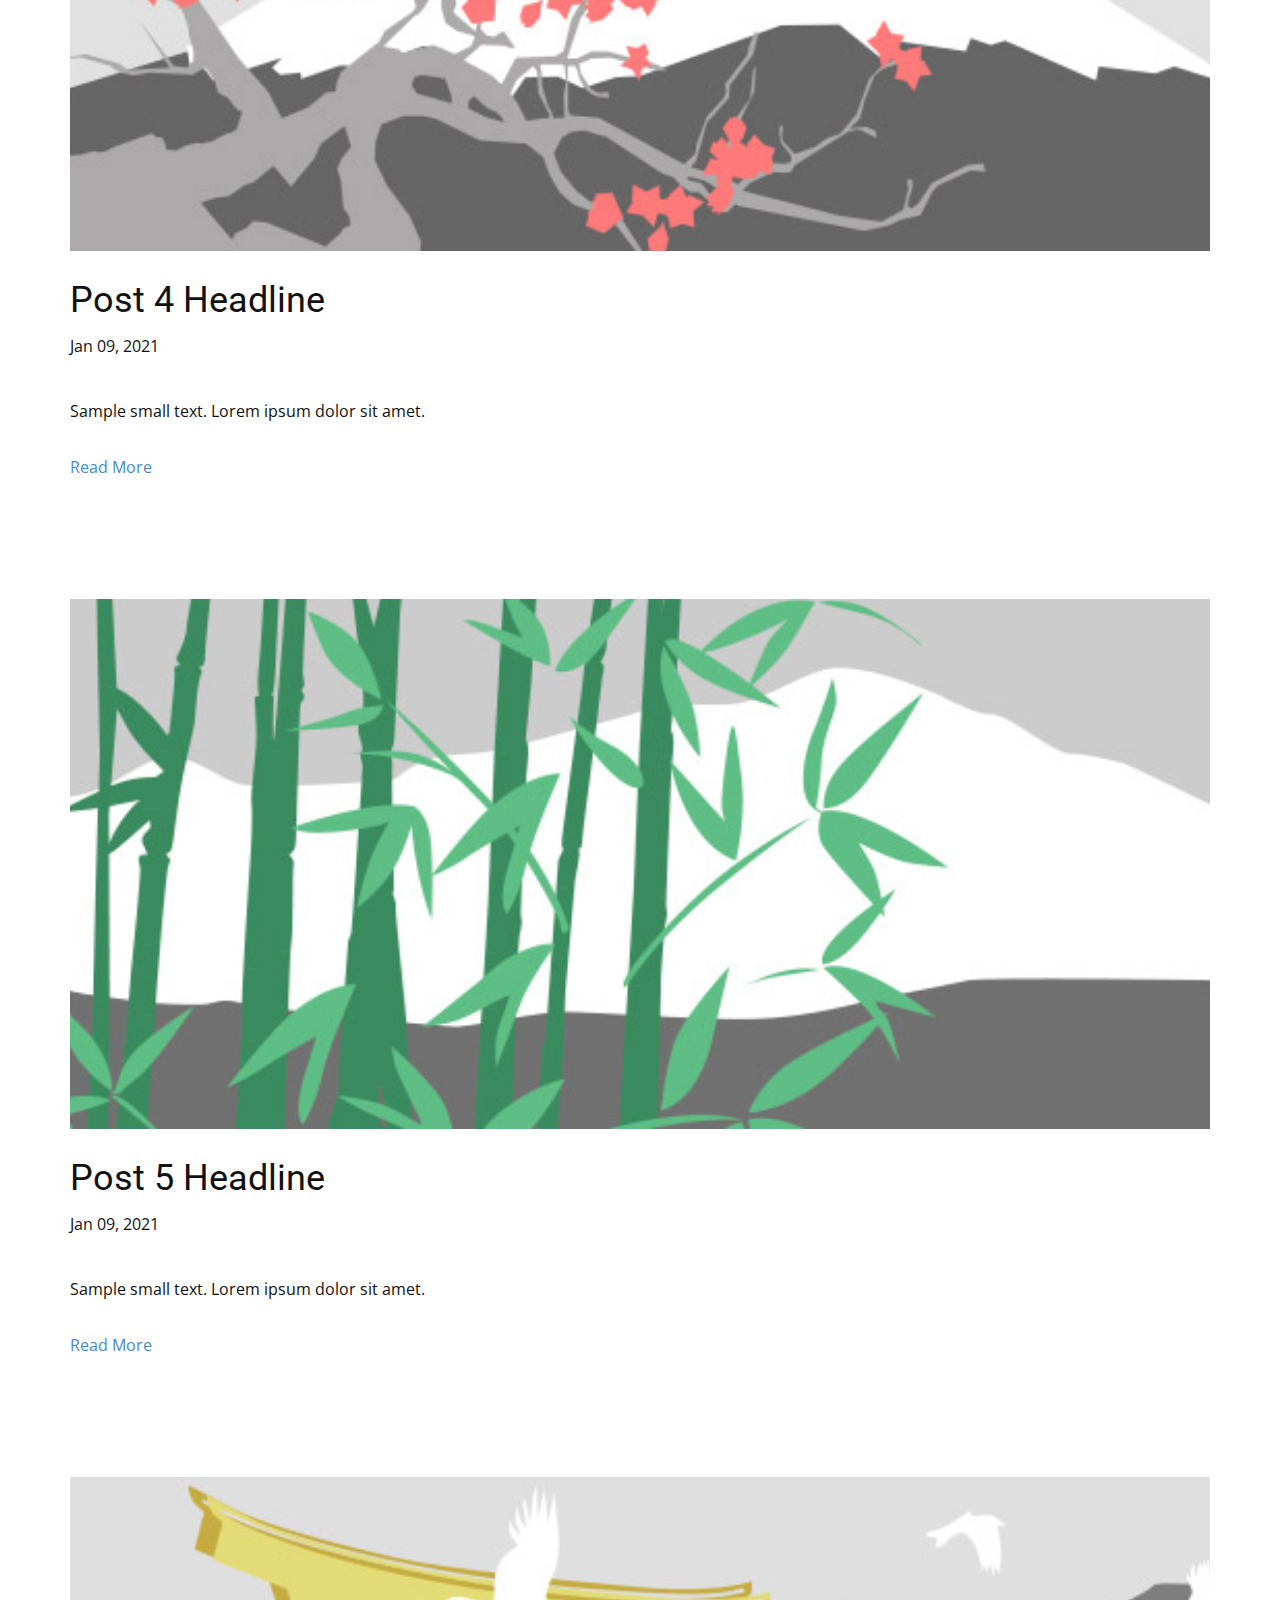
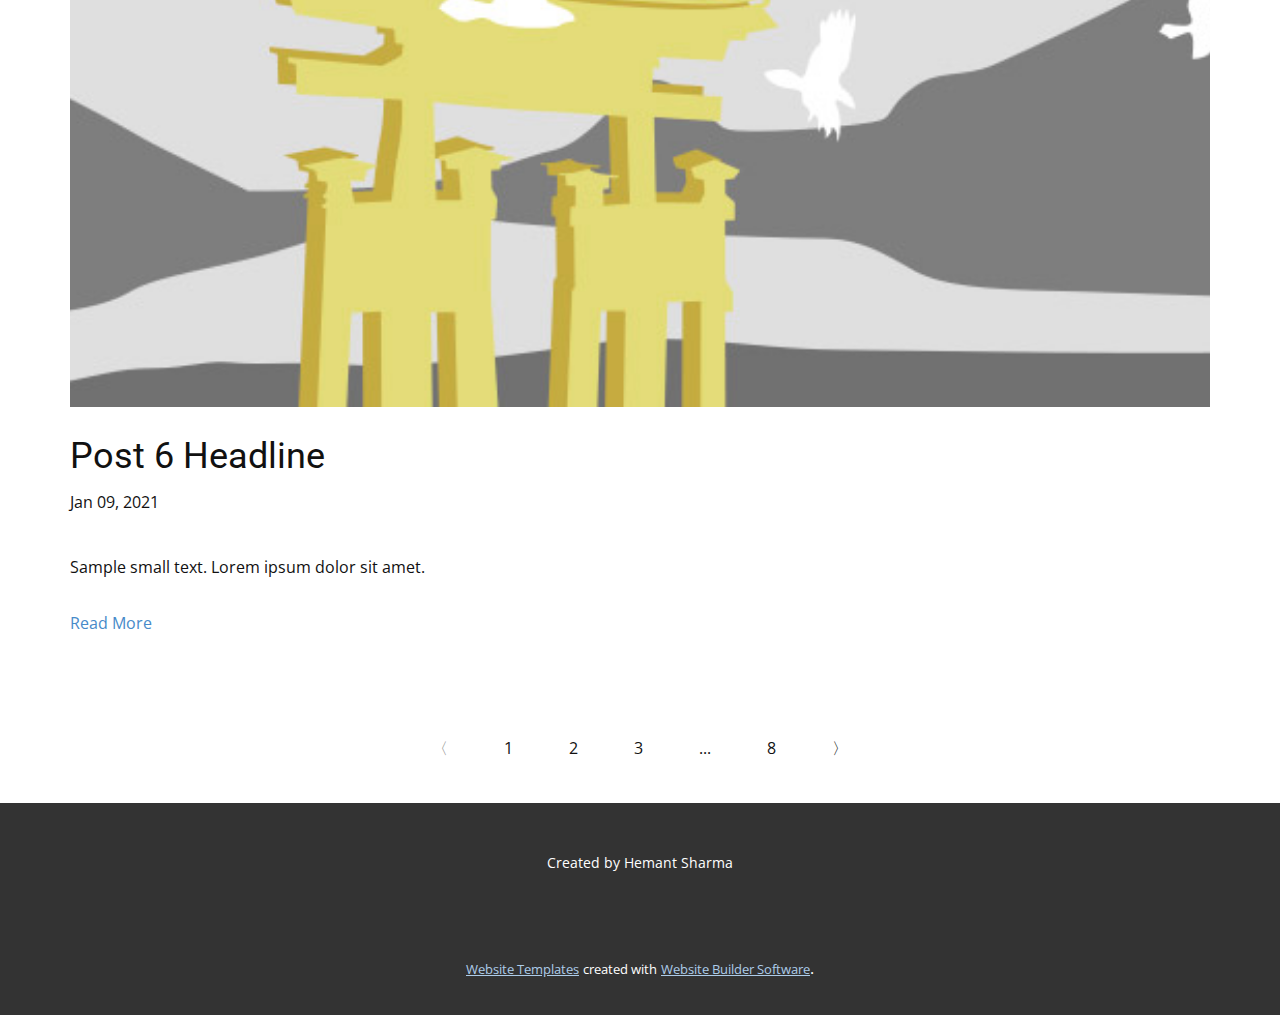
<file: blog/blog.html>
<html style="font-size: 16px;"><head>
    <meta name="viewport" content="width=device-width, initial-scale=1.0">
    <meta charset="utf-8">
    <meta name="keywords" content="Blog Post 1, Blog Post 2, Blog Post 3, Blog Post 4">
    <meta name="description" content="">
    <meta name="page_type" content="np-template-header-footer-from-plugin">
    <title>Blog Template</title>
    <link rel="stylesheet" href="../nicepage.css" media="screen">
<link rel="stylesheet" href="../Blog-Template.css" media="screen">
    <script class="u-script" type="text/javascript" src="../jquery.js" defer=""></script>
    <script class="u-script" type="text/javascript" src="../nicepage.js" defer=""></script>
    <meta name="generator" content="Nicepage 3.12.1, nicepage.com">
    <link id="u-theme-google-font" rel="stylesheet" href="https://fonts.googleapis.com/css?family=Roboto:100,100i,300,300i,400,400i,500,500i,700,700i,900,900i|Open+Sans:300,300i,400,400i,600,600i,700,700i,800,800i">
    
    
    
    
    
    
    <script type="application/ld+json">{
		"@context": "http://schema.org",
		"@type": "Organization",
		"name": "",
		"url": "index.html"
}</script>
    <meta property="og:title" content="Blog Template">
    <meta property="og:type" content="website">
    <meta name="theme-color" content="#478ac9">
    <link rel="canonical" href="../index.html">
    <meta property="og:url" content="index.html">
  </head>
  <body class="u-body"><header class="u-align-left-md u-align-left-sm u-align-left-xs u-clearfix u-header u-header" id="sec-e3a6"><div class="u-clearfix u-sheet u-valign-bottom-lg u-valign-bottom-xl u-sheet-1"></div></header>
    <section class="u-clearfix u-section-1" id="sec-fac6">
      <div class="u-clearfix u-sheet u-sheet-1">
        <a class="u-post-header-link" href="../blog/post.html"><img src="[data-uri]" alt="" class="u-blog-control u-expanded-width u-image u-image-default u-image-1" data-image-width="1080" data-image-height="1080"></a>
        <h2 class="u-blog-control u-expanded-width u-text u-text-1">
          <a class="u-post-header-link" href="../blog/post.html">Post 1 Headline</a>
        </h2>
        <div class="u-metadata u-metadata-1">
          <span class="u-meta-date u-meta-icon">Jan 09, 2021</span>
          
          
        </div>
        <div class="u-blog-control u-expanded-width u-post-content u-text u-text-2 fr-view">Sample small text. Lorem ipsum dolor sit amet.</div>
        <a href="../blog/post.html" class="u-blog-control u-link u-link-1">Read More</a>
      </div>
    </section><section class="u-clearfix u-section-2" id="sec-9cc2">
      <div class="u-clearfix u-sheet u-sheet-1">
        <a class="u-post-header-link" href="../blog/post-1.html"><img src="[data-uri]" alt="" class="u-blog-control u-expanded-width u-image u-image-default u-image-1" data-image-width="1080" data-image-height="1080"></a>
        <h2 class="u-blog-control u-expanded-width u-text u-text-1">
          <a class="u-post-header-link" href="../blog/post-1.html">Post 2 Headline</a>
        </h2>
        <div class="u-metadata u-metadata-1">
          <span class="u-meta-date u-meta-icon">Jan 09, 2021</span>
          
          
        </div>
        <div class="u-blog-control u-expanded-width u-post-content u-text u-text-2 fr-view">Sample small text. Lorem ipsum dolor sit amet.</div>
        <a href="../blog/post-1.html" class="u-blog-control u-link u-link-1">Read More</a>
      </div>
    </section><section class="u-clearfix u-section-3" id="sec-4a09">
      <div class="u-clearfix u-sheet u-sheet-1">
        <a class="u-post-header-link" href="../blog/post-2.html"><img src="[data-uri]" alt="" class="u-blog-control u-expanded-width u-image u-image-default u-image-1" data-image-width="1080" data-image-height="1080"></a>
        <h2 class="u-blog-control u-expanded-width u-text u-text-1">
          <a class="u-post-header-link" href="../blog/post-2.html">Post 3 Headline</a>
        </h2>
        <div class="u-metadata u-metadata-1">
          <span class="u-meta-date u-meta-icon">Jan 09, 2021</span>
          
          
        </div>
        <div class="u-blog-control u-expanded-width u-post-content u-text u-text-2 fr-view">Sample small text. Lorem ipsum dolor sit amet.</div>
        <a href="../blog/post-2.html" class="u-blog-control u-link u-link-1">Read More</a>
      </div>
    </section><section class="u-clearfix u-section-4" id="sec-cfff">
      <div class="u-clearfix u-sheet u-sheet-1">
        <a class="u-post-header-link" href="../blog/post-3.html"><img src="[data-uri]" alt="" class="u-blog-control u-expanded-width u-image u-image-default u-image-1" data-image-width="1080" data-image-height="1080"></a>
        <h2 class="u-blog-control u-expanded-width u-text u-text-1">
          <a class="u-post-header-link" href="../blog/post-3.html">Post 4 Headline</a>
        </h2>
        <div class="u-metadata u-metadata-1">
          <span class="u-meta-date u-meta-icon">Jan 09, 2021</span>
          
          
        </div>
        <div class="u-blog-control u-expanded-width u-post-content u-text u-text-2 fr-view">Sample small text. Lorem ipsum dolor sit amet.</div>
        <a href="../blog/post-3.html" class="u-blog-control u-link u-link-1">Read More</a>
      </div>
    </section><section class="u-clearfix u-section-1" id="sec-fac6">
      <div class="u-clearfix u-sheet u-sheet-1">
        <a class="u-post-header-link" href="../blog/post-4.html"><img src="[data-uri]" alt="" class="u-blog-control u-expanded-width u-image u-image-default u-image-1" data-image-width="1080" data-image-height="1080"></a>
        <h2 class="u-blog-control u-expanded-width u-text u-text-1">
          <a class="u-post-header-link" href="../blog/post-4.html">Post 5 Headline</a>
        </h2>
        <div class="u-metadata u-metadata-1">
          <span class="u-meta-date u-meta-icon">Jan 09, 2021</span>
          
          
        </div>
        <div class="u-blog-control u-expanded-width u-post-content u-text u-text-2 fr-view">Sample small text. Lorem ipsum dolor sit amet.</div>
        <a href="../blog/post-4.html" class="u-blog-control u-link u-link-1">Read More</a>
      </div>
    </section><section class="u-clearfix u-section-2" id="sec-9cc2">
      <div class="u-clearfix u-sheet u-sheet-1">
        <a class="u-post-header-link" href="../blog/post-5.html"><img src="[data-uri]" alt="" class="u-blog-control u-expanded-width u-image u-image-default u-image-1" data-image-width="1080" data-image-height="1080"></a>
        <h2 class="u-blog-control u-expanded-width u-text u-text-1">
          <a class="u-post-header-link" href="../blog/post-5.html">Post 6 Headline</a>
        </h2>
        <div class="u-metadata u-metadata-1">
          <span class="u-meta-date u-meta-icon">Jan 09, 2021</span>
          
          
        </div>
        <div class="u-blog-control u-expanded-width u-post-content u-text u-text-2 fr-view">Sample small text. Lorem ipsum dolor sit amet.</div>
        <a href="../blog/post-5.html" class="u-blog-control u-link u-link-1">Read More</a>
      </div>
    </section>
    
    
    
    <section class="u-clearfix u-section-5" id="sec-8d52">
      <div class="u-clearfix u-sheet u-sheet-1">
        <ul class="responsive-style1 u-pagination u-unstyled u-pagination-1">
          <li class="disabled prev u-nav-item u-pagination-item">
            <a class="u-button-style u-nav-link" href="#" style="padding: 16px 28px;">〈</a>
          </li>
          <li class="active u-nav-item u-pagination-item">
            <a class="u-button-style u-nav-link" href="#" style="padding: 16px 28px;">1</a>
          </li>
          <li class="u-nav-item u-pagination-item">
            <a class="u-button-style u-nav-link" href="#" style="padding: 16px 28px;">2</a>
          </li>
          <li class="u-nav-item u-pagination-item">
            <a class="u-button-style u-nav-link" href="#" style="padding: 16px 28px;">3</a>
          </li>
          <li class="u-nav-item u-pagination-item u-pagination-separator">
            <a class="u-button-style u-nav-link" href="#" style="padding: 16px 28px;">...</a>
          </li>
          <li class="u-nav-item u-pagination-item">
            <a class="u-button-style u-nav-link" href="#" style="padding: 16px 28px;">8</a>
          </li>
          <li class="next u-nav-item u-pagination-item">
            <a class="u-button-style u-nav-link" href="#" style="padding: 16px 28px;">〉</a>
          </li>
        </ul>
      </div>
    </section>
    
    
    <footer class="u-align-center u-clearfix u-footer u-grey-80 u-footer" id="sec-bf34"><div class="u-clearfix u-sheet u-sheet-1">
        <p class="u-small-text u-text u-text-variant u-text-1">Created by Hemant Sharma</p>
      </div></footer>
    <section class="u-backlink u-clearfix u-grey-80">
      <a class="u-link" href="https://nicepage.com/website-templates" target="_blank">
        <span>Website Templates</span>
      </a>
      <p class="u-text">
        <span>created with</span>
      </p>
      <a class="u-link" href="https://nicepage.com/" target="_blank">
        <span>Website Builder Software</span>
      </a>. 
    </section>
  
</body></html>
</file>
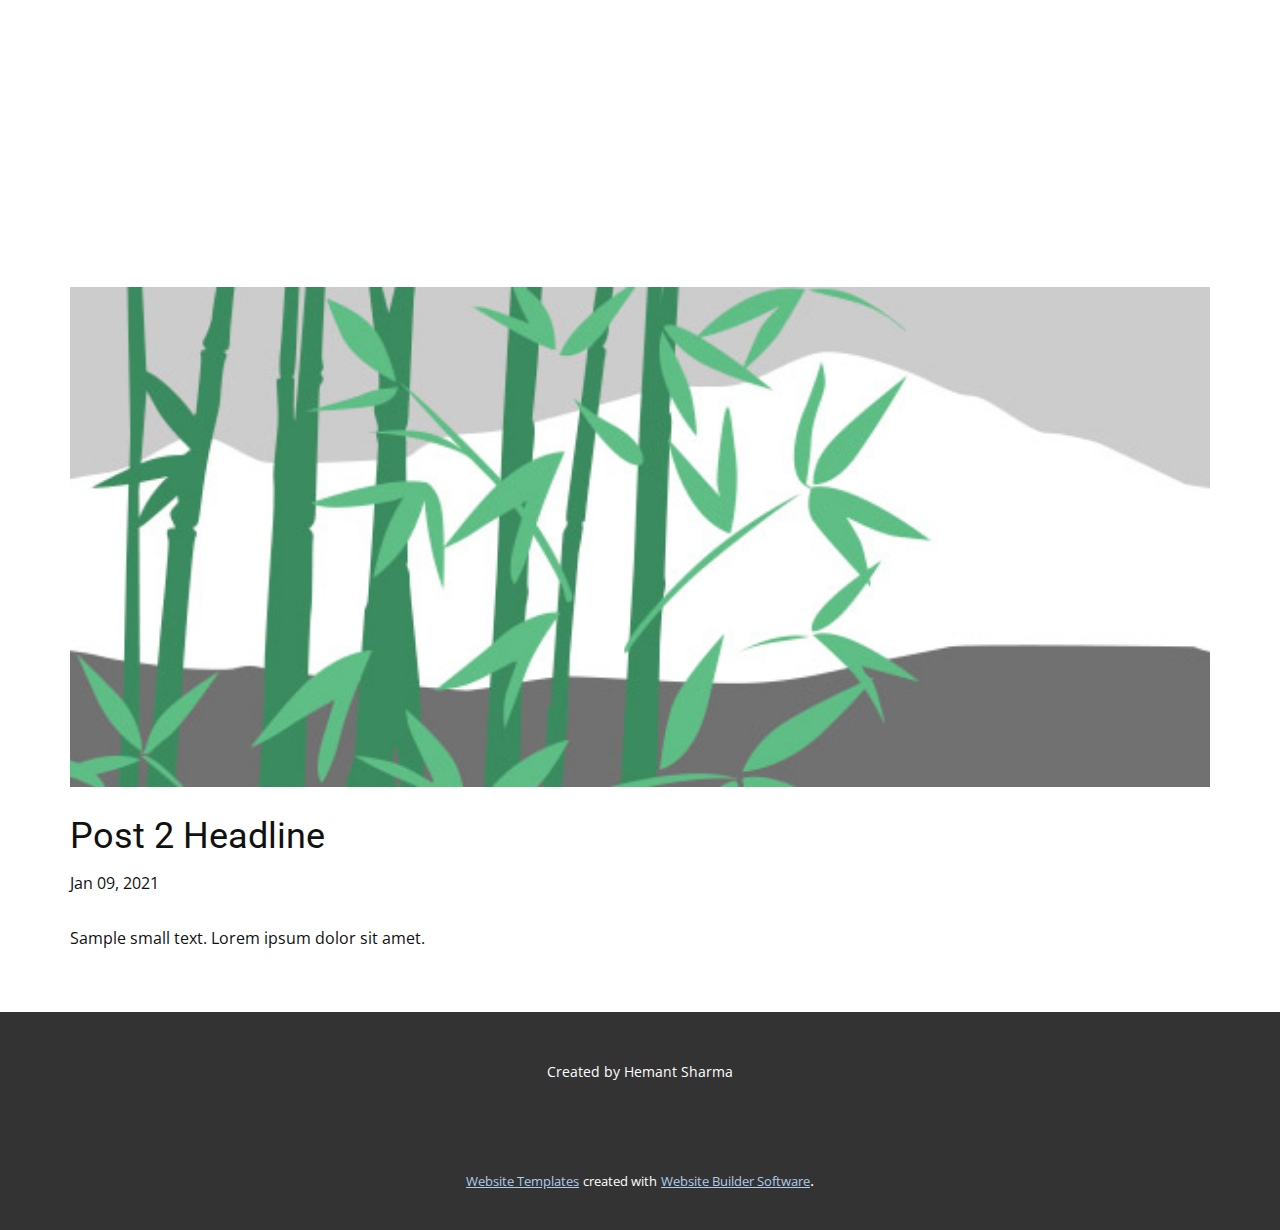
<file: blog/post-1.html>
<!doctype html>
<html style="font-size: 16px;"><head>
    <meta name="viewport" content="width=device-width, initial-scale=1.0">
    <meta charset="utf-8">
    <meta name="keywords" content="Blog Post 1">
    <meta name="description" content="">
    <meta name="page_type" content="np-template-header-footer-from-plugin">
    <title>Post 2 Headline</title>
    <link rel="stylesheet" href="../nicepage.css" media="screen">
<link rel="stylesheet" href="../Post-Template.css" media="screen">
    <script class="u-script" type="text/javascript" src="../jquery.js" defer=""></script>
    <script class="u-script" type="text/javascript" src="../nicepage.js" defer=""></script>
    <meta name="generator" content="Nicepage 3.12.1, nicepage.com">
    <link id="u-theme-google-font" rel="stylesheet" href="https://fonts.googleapis.com/css?family=Roboto:100,100i,300,300i,400,400i,500,500i,700,700i,900,900i|Open+Sans:300,300i,400,400i,600,600i,700,700i,800,800i">
    
    
    <script type="application/ld+json">{
		"@context": "http://schema.org",
		"@type": "Organization",
		"name": "",
		"url": "index.html"
}</script>
    <meta property="og:title" content="Post Template">
    <meta property="og:type" content="website">
    <meta name="theme-color" content="#478ac9">
    <link rel="canonical" href="../index.html">
    <meta property="og:url" content="index.html">
  </head>
  <body class="u-body"><header class="u-align-left-md u-align-left-sm u-align-left-xs u-clearfix u-header u-header" id="sec-e3a6"><div class="u-clearfix u-sheet u-valign-bottom-lg u-valign-bottom-xl u-sheet-1"></div></header>
    <section class="u-clearfix u-section-1" id="sec-f756">
      <div class="u-clearfix u-sheet u-sheet-1">
        <img src="[data-uri]" alt="" class="u-blog-control u-expanded-width u-image u-image-default u-image-1" data-image-width="1080" data-image-height="1080">
        <h2 class="u-blog-control u-custom-font u-expanded-width u-heading-font u-text u-text-1">Post 2 Headline</h2>
        <div class="u-metadata u-metadata-1">
          <span class="u-meta-date u-meta-icon">Jan 09, 2021</span>
          
          
        </div>
        <div class="u-blog-control u-expanded-width-sm u-expanded-width-xl u-expanded-width-xs u-post-content u-text u-text-2 fr-view">
  Sample small text. Lorem ipsum dolor sit amet.
  </div>
      </div>
    </section>
    
    
    <footer class="u-align-center u-clearfix u-footer u-grey-80 u-footer" id="sec-bf34"><div class="u-clearfix u-sheet u-sheet-1">
        <p class="u-small-text u-text u-text-variant u-text-1">Created by Hemant Sharma</p>
      </div></footer>
    <section class="u-backlink u-clearfix u-grey-80">
      <a class="u-link" href="https://nicepage.com/website-templates" target="_blank">
        <span>Website Templates</span>
      </a>
      <p class="u-text">
        <span>created with</span>
      </p>
      <a class="u-link" href="https://nicepage.com/" target="_blank">
        <span>Website Builder Software</span>
      </a>. 
    </section>
  
</body></html>
</file>
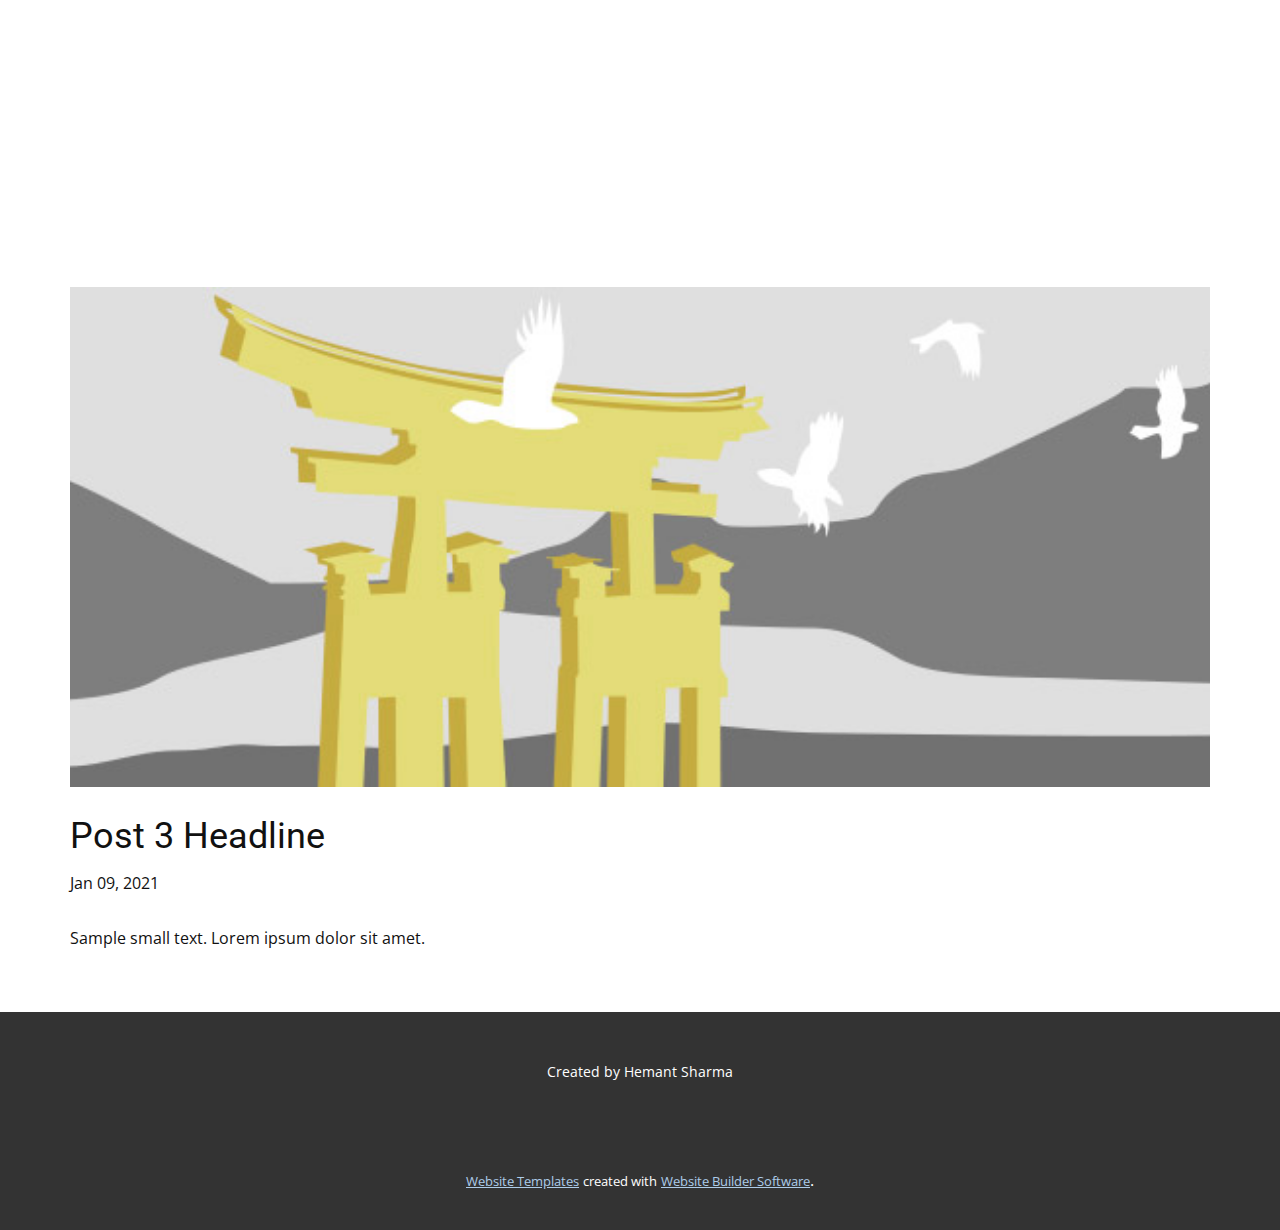
<file: blog/post-2.html>
<!doctype html>
<html style="font-size: 16px;"><head>
    <meta name="viewport" content="width=device-width, initial-scale=1.0">
    <meta charset="utf-8">
    <meta name="keywords" content="Blog Post 1">
    <meta name="description" content="">
    <meta name="page_type" content="np-template-header-footer-from-plugin">
    <title>Post 3 Headline</title>
    <link rel="stylesheet" href="../nicepage.css" media="screen">
<link rel="stylesheet" href="../Post-Template.css" media="screen">
    <script class="u-script" type="text/javascript" src="../jquery.js" defer=""></script>
    <script class="u-script" type="text/javascript" src="../nicepage.js" defer=""></script>
    <meta name="generator" content="Nicepage 3.12.1, nicepage.com">
    <link id="u-theme-google-font" rel="stylesheet" href="https://fonts.googleapis.com/css?family=Roboto:100,100i,300,300i,400,400i,500,500i,700,700i,900,900i|Open+Sans:300,300i,400,400i,600,600i,700,700i,800,800i">
    
    
    <script type="application/ld+json">{
		"@context": "http://schema.org",
		"@type": "Organization",
		"name": "",
		"url": "index.html"
}</script>
    <meta property="og:title" content="Post Template">
    <meta property="og:type" content="website">
    <meta name="theme-color" content="#478ac9">
    <link rel="canonical" href="../index.html">
    <meta property="og:url" content="index.html">
  </head>
  <body class="u-body"><header class="u-align-left-md u-align-left-sm u-align-left-xs u-clearfix u-header u-header" id="sec-e3a6"><div class="u-clearfix u-sheet u-valign-bottom-lg u-valign-bottom-xl u-sheet-1"></div></header>
    <section class="u-clearfix u-section-1" id="sec-f756">
      <div class="u-clearfix u-sheet u-sheet-1">
        <img src="[data-uri]" alt="" class="u-blog-control u-expanded-width u-image u-image-default u-image-1" data-image-width="1080" data-image-height="1080">
        <h2 class="u-blog-control u-custom-font u-expanded-width u-heading-font u-text u-text-1">Post 3 Headline</h2>
        <div class="u-metadata u-metadata-1">
          <span class="u-meta-date u-meta-icon">Jan 09, 2021</span>
          
          
        </div>
        <div class="u-blog-control u-expanded-width-sm u-expanded-width-xl u-expanded-width-xs u-post-content u-text u-text-2 fr-view">
  Sample small text. Lorem ipsum dolor sit amet.
  </div>
      </div>
    </section>
    
    
    <footer class="u-align-center u-clearfix u-footer u-grey-80 u-footer" id="sec-bf34"><div class="u-clearfix u-sheet u-sheet-1">
        <p class="u-small-text u-text u-text-variant u-text-1">Created by Hemant Sharma</p>
      </div></footer>
    <section class="u-backlink u-clearfix u-grey-80">
      <a class="u-link" href="https://nicepage.com/website-templates" target="_blank">
        <span>Website Templates</span>
      </a>
      <p class="u-text">
        <span>created with</span>
      </p>
      <a class="u-link" href="https://nicepage.com/" target="_blank">
        <span>Website Builder Software</span>
      </a>. 
    </section>
  
</body></html>
</file>
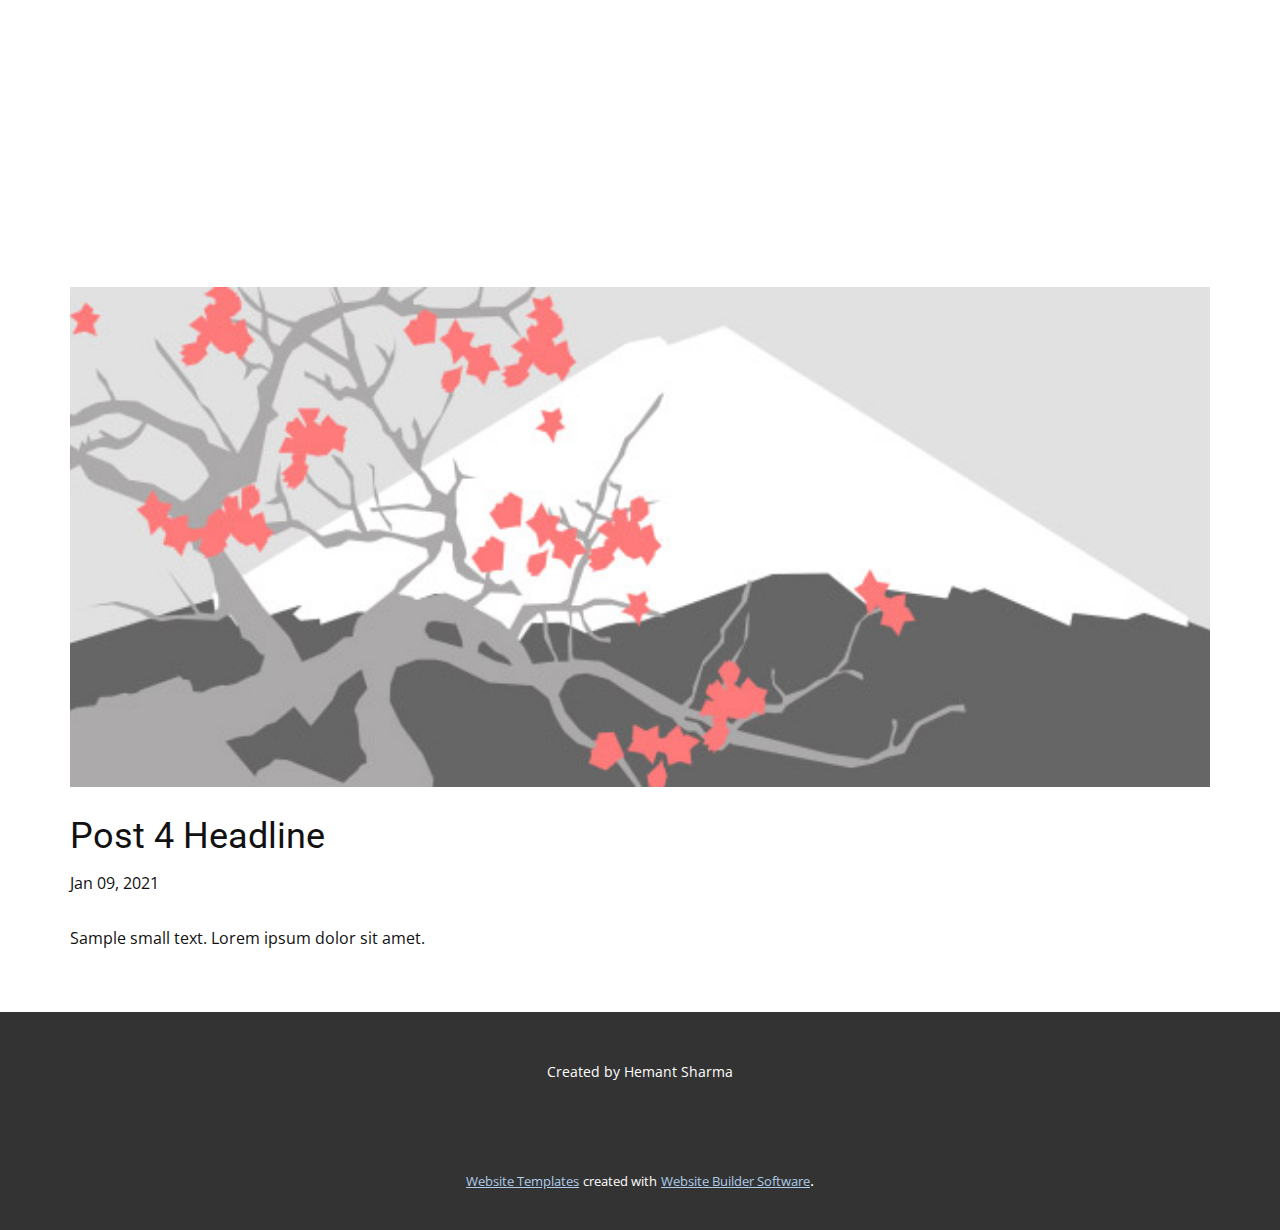
<file: blog/post-3.html>
<!doctype html>
<html style="font-size: 16px;"><head>
    <meta name="viewport" content="width=device-width, initial-scale=1.0">
    <meta charset="utf-8">
    <meta name="keywords" content="Blog Post 1">
    <meta name="description" content="">
    <meta name="page_type" content="np-template-header-footer-from-plugin">
    <title>Post 4 Headline</title>
    <link rel="stylesheet" href="../nicepage.css" media="screen">
<link rel="stylesheet" href="../Post-Template.css" media="screen">
    <script class="u-script" type="text/javascript" src="../jquery.js" defer=""></script>
    <script class="u-script" type="text/javascript" src="../nicepage.js" defer=""></script>
    <meta name="generator" content="Nicepage 3.12.1, nicepage.com">
    <link id="u-theme-google-font" rel="stylesheet" href="https://fonts.googleapis.com/css?family=Roboto:100,100i,300,300i,400,400i,500,500i,700,700i,900,900i|Open+Sans:300,300i,400,400i,600,600i,700,700i,800,800i">
    
    
    <script type="application/ld+json">{
		"@context": "http://schema.org",
		"@type": "Organization",
		"name": "",
		"url": "index.html"
}</script>
    <meta property="og:title" content="Post Template">
    <meta property="og:type" content="website">
    <meta name="theme-color" content="#478ac9">
    <link rel="canonical" href="../index.html">
    <meta property="og:url" content="index.html">
  </head>
  <body class="u-body"><header class="u-align-left-md u-align-left-sm u-align-left-xs u-clearfix u-header u-header" id="sec-e3a6"><div class="u-clearfix u-sheet u-valign-bottom-lg u-valign-bottom-xl u-sheet-1"></div></header>
    <section class="u-clearfix u-section-1" id="sec-f756">
      <div class="u-clearfix u-sheet u-sheet-1">
        <img src="[data-uri]" alt="" class="u-blog-control u-expanded-width u-image u-image-default u-image-1" data-image-width="1080" data-image-height="1080">
        <h2 class="u-blog-control u-custom-font u-expanded-width u-heading-font u-text u-text-1">Post 4 Headline</h2>
        <div class="u-metadata u-metadata-1">
          <span class="u-meta-date u-meta-icon">Jan 09, 2021</span>
          
          
        </div>
        <div class="u-blog-control u-expanded-width-sm u-expanded-width-xl u-expanded-width-xs u-post-content u-text u-text-2 fr-view">
  Sample small text. Lorem ipsum dolor sit amet.
  </div>
      </div>
    </section>
    
    
    <footer class="u-align-center u-clearfix u-footer u-grey-80 u-footer" id="sec-bf34"><div class="u-clearfix u-sheet u-sheet-1">
        <p class="u-small-text u-text u-text-variant u-text-1">Created by Hemant Sharma</p>
      </div></footer>
    <section class="u-backlink u-clearfix u-grey-80">
      <a class="u-link" href="https://nicepage.com/website-templates" target="_blank">
        <span>Website Templates</span>
      </a>
      <p class="u-text">
        <span>created with</span>
      </p>
      <a class="u-link" href="https://nicepage.com/" target="_blank">
        <span>Website Builder Software</span>
      </a>. 
    </section>
  
</body></html>
</file>
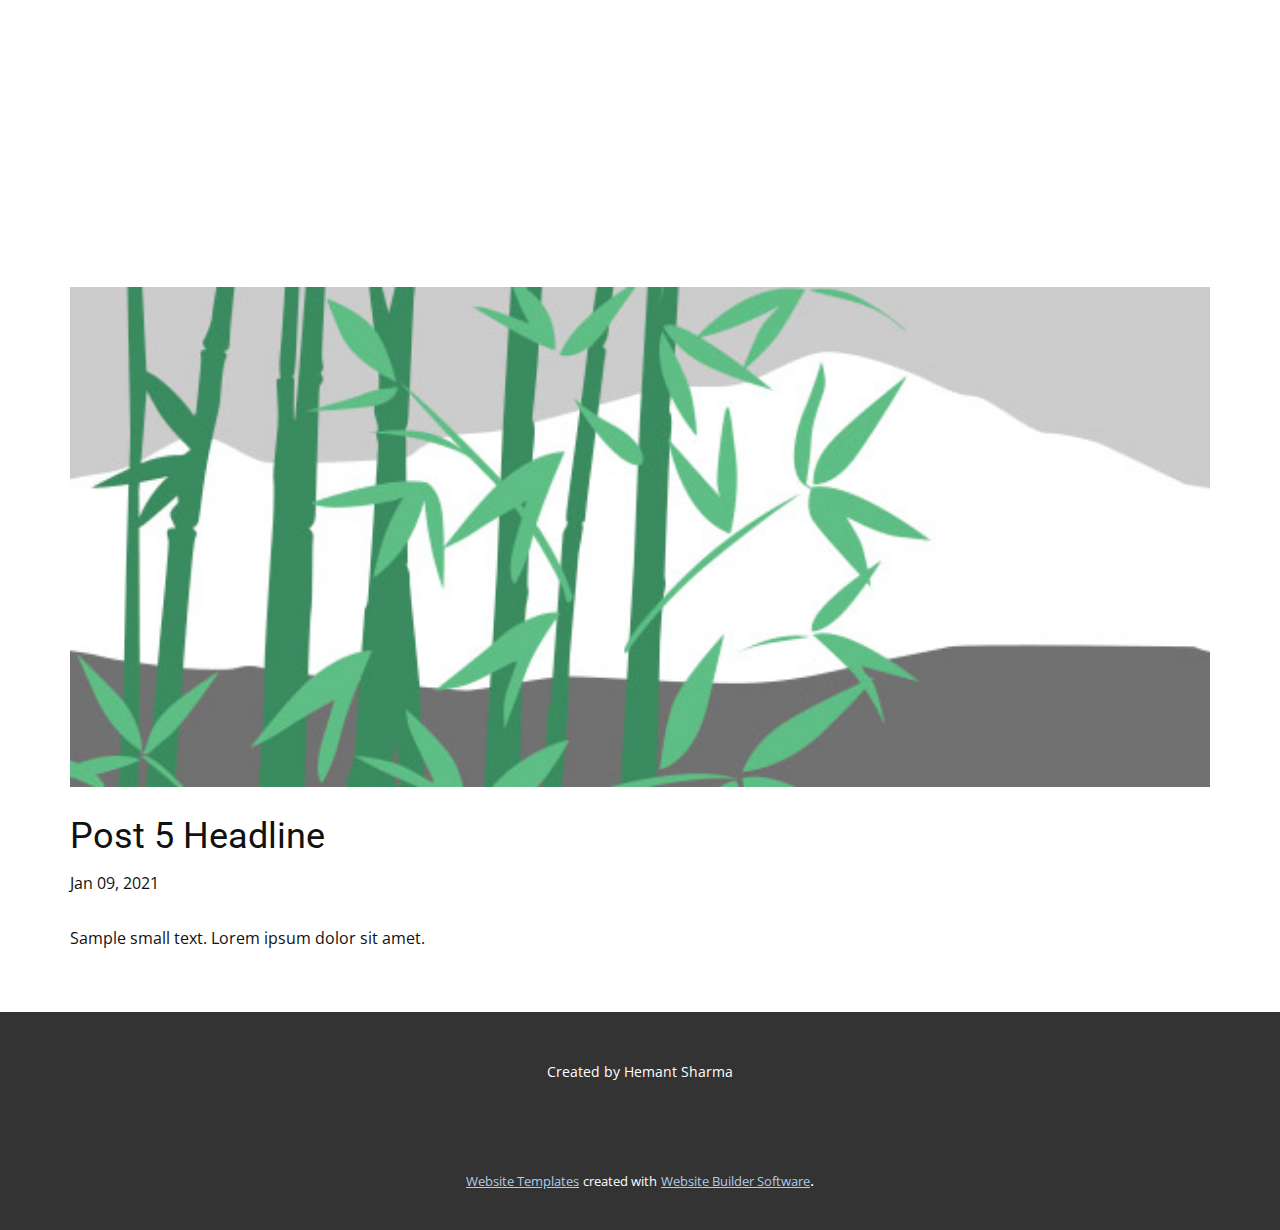
<file: blog/post-4.html>
<!doctype html>
<html style="font-size: 16px;"><head>
    <meta name="viewport" content="width=device-width, initial-scale=1.0">
    <meta charset="utf-8">
    <meta name="keywords" content="Blog Post 1">
    <meta name="description" content="">
    <meta name="page_type" content="np-template-header-footer-from-plugin">
    <title>Post 5 Headline</title>
    <link rel="stylesheet" href="../nicepage.css" media="screen">
<link rel="stylesheet" href="../Post-Template.css" media="screen">
    <script class="u-script" type="text/javascript" src="../jquery.js" defer=""></script>
    <script class="u-script" type="text/javascript" src="../nicepage.js" defer=""></script>
    <meta name="generator" content="Nicepage 3.12.1, nicepage.com">
    <link id="u-theme-google-font" rel="stylesheet" href="https://fonts.googleapis.com/css?family=Roboto:100,100i,300,300i,400,400i,500,500i,700,700i,900,900i|Open+Sans:300,300i,400,400i,600,600i,700,700i,800,800i">
    
    
    <script type="application/ld+json">{
		"@context": "http://schema.org",
		"@type": "Organization",
		"name": "",
		"url": "index.html"
}</script>
    <meta property="og:title" content="Post Template">
    <meta property="og:type" content="website">
    <meta name="theme-color" content="#478ac9">
    <link rel="canonical" href="../index.html">
    <meta property="og:url" content="index.html">
  </head>
  <body class="u-body"><header class="u-align-left-md u-align-left-sm u-align-left-xs u-clearfix u-header u-header" id="sec-e3a6"><div class="u-clearfix u-sheet u-valign-bottom-lg u-valign-bottom-xl u-sheet-1"></div></header>
    <section class="u-clearfix u-section-1" id="sec-f756">
      <div class="u-clearfix u-sheet u-sheet-1">
        <img src="[data-uri]" alt="" class="u-blog-control u-expanded-width u-image u-image-default u-image-1" data-image-width="1080" data-image-height="1080">
        <h2 class="u-blog-control u-custom-font u-expanded-width u-heading-font u-text u-text-1">Post 5 Headline</h2>
        <div class="u-metadata u-metadata-1">
          <span class="u-meta-date u-meta-icon">Jan 09, 2021</span>
          
          
        </div>
        <div class="u-blog-control u-expanded-width-sm u-expanded-width-xl u-expanded-width-xs u-post-content u-text u-text-2 fr-view">
  Sample small text. Lorem ipsum dolor sit amet.
  </div>
      </div>
    </section>
    
    
    <footer class="u-align-center u-clearfix u-footer u-grey-80 u-footer" id="sec-bf34"><div class="u-clearfix u-sheet u-sheet-1">
        <p class="u-small-text u-text u-text-variant u-text-1">Created by Hemant Sharma</p>
      </div></footer>
    <section class="u-backlink u-clearfix u-grey-80">
      <a class="u-link" href="https://nicepage.com/website-templates" target="_blank">
        <span>Website Templates</span>
      </a>
      <p class="u-text">
        <span>created with</span>
      </p>
      <a class="u-link" href="https://nicepage.com/" target="_blank">
        <span>Website Builder Software</span>
      </a>. 
    </section>
  
</body></html>
</file>
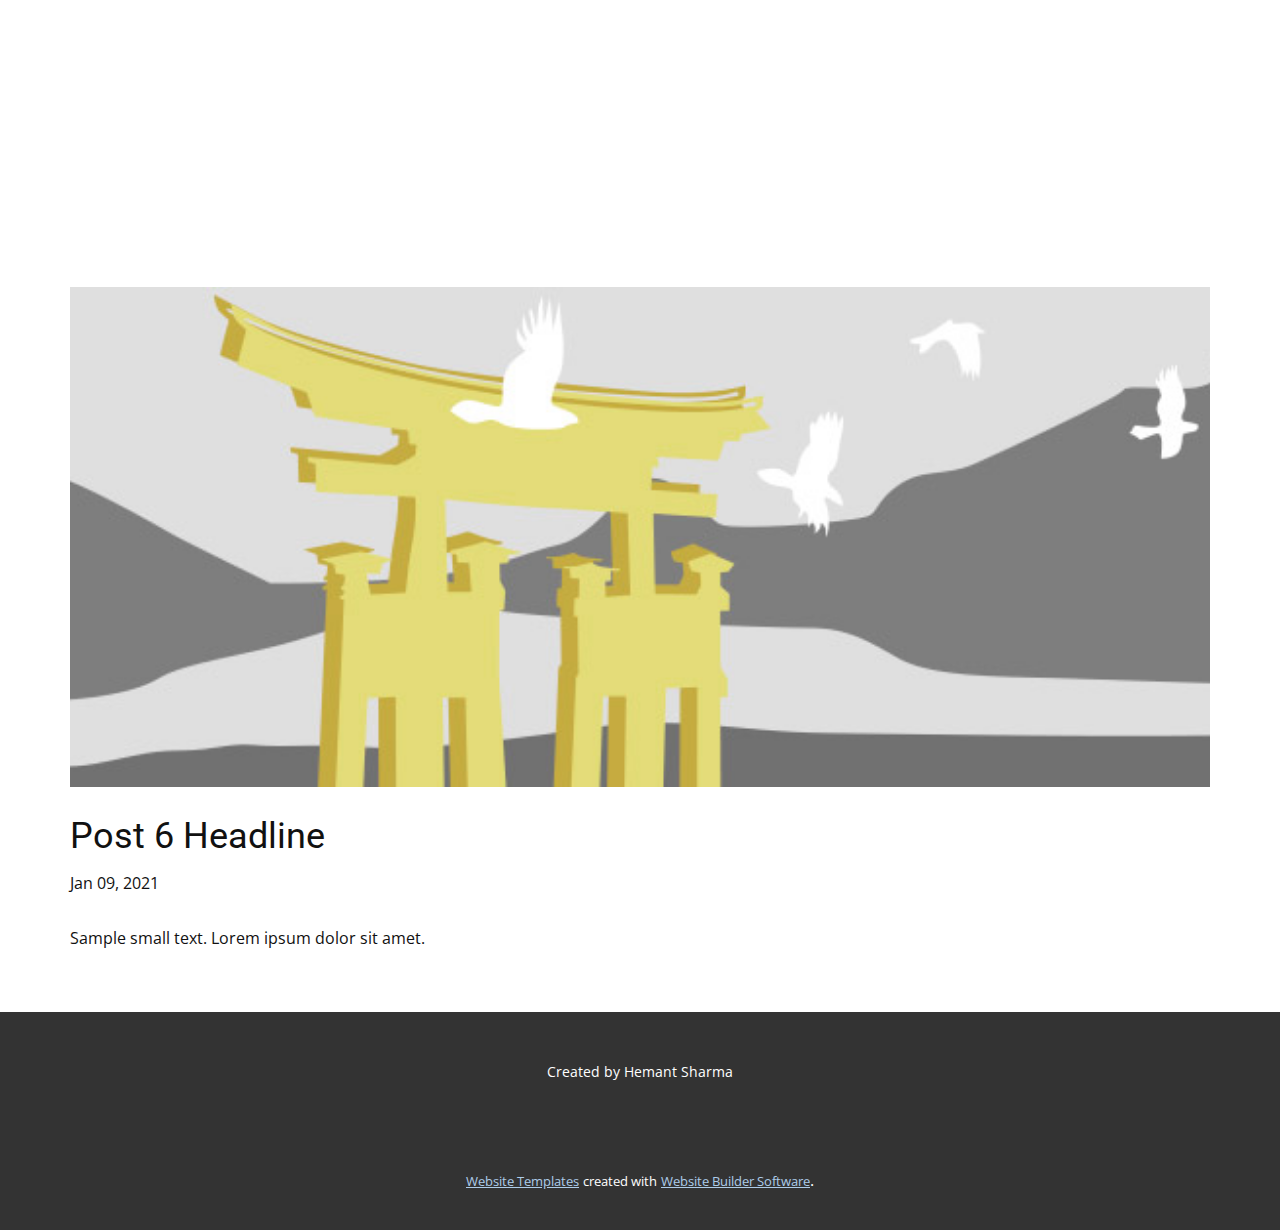
<file: blog/post-5.html>
<!doctype html>
<html style="font-size: 16px;"><head>
    <meta name="viewport" content="width=device-width, initial-scale=1.0">
    <meta charset="utf-8">
    <meta name="keywords" content="Blog Post 1">
    <meta name="description" content="">
    <meta name="page_type" content="np-template-header-footer-from-plugin">
    <title>Post 6 Headline</title>
    <link rel="stylesheet" href="../nicepage.css" media="screen">
<link rel="stylesheet" href="../Post-Template.css" media="screen">
    <script class="u-script" type="text/javascript" src="../jquery.js" defer=""></script>
    <script class="u-script" type="text/javascript" src="../nicepage.js" defer=""></script>
    <meta name="generator" content="Nicepage 3.12.1, nicepage.com">
    <link id="u-theme-google-font" rel="stylesheet" href="https://fonts.googleapis.com/css?family=Roboto:100,100i,300,300i,400,400i,500,500i,700,700i,900,900i|Open+Sans:300,300i,400,400i,600,600i,700,700i,800,800i">
    
    
    <script type="application/ld+json">{
		"@context": "http://schema.org",
		"@type": "Organization",
		"name": "",
		"url": "index.html"
}</script>
    <meta property="og:title" content="Post Template">
    <meta property="og:type" content="website">
    <meta name="theme-color" content="#478ac9">
    <link rel="canonical" href="../index.html">
    <meta property="og:url" content="index.html">
  </head>
  <body class="u-body"><header class="u-align-left-md u-align-left-sm u-align-left-xs u-clearfix u-header u-header" id="sec-e3a6"><div class="u-clearfix u-sheet u-valign-bottom-lg u-valign-bottom-xl u-sheet-1"></div></header>
    <section class="u-clearfix u-section-1" id="sec-f756">
      <div class="u-clearfix u-sheet u-sheet-1">
        <img src="[data-uri]" alt="" class="u-blog-control u-expanded-width u-image u-image-default u-image-1" data-image-width="1080" data-image-height="1080">
        <h2 class="u-blog-control u-custom-font u-expanded-width u-heading-font u-text u-text-1">Post 6 Headline</h2>
        <div class="u-metadata u-metadata-1">
          <span class="u-meta-date u-meta-icon">Jan 09, 2021</span>
          
          
        </div>
        <div class="u-blog-control u-expanded-width-sm u-expanded-width-xl u-expanded-width-xs u-post-content u-text u-text-2 fr-view">
  Sample small text. Lorem ipsum dolor sit amet.
  </div>
      </div>
    </section>
    
    
    <footer class="u-align-center u-clearfix u-footer u-grey-80 u-footer" id="sec-bf34"><div class="u-clearfix u-sheet u-sheet-1">
        <p class="u-small-text u-text u-text-variant u-text-1">Created by Hemant Sharma</p>
      </div></footer>
    <section class="u-backlink u-clearfix u-grey-80">
      <a class="u-link" href="https://nicepage.com/website-templates" target="_blank">
        <span>Website Templates</span>
      </a>
      <p class="u-text">
        <span>created with</span>
      </p>
      <a class="u-link" href="https://nicepage.com/" target="_blank">
        <span>Website Builder Software</span>
      </a>. 
    </section>
  
</body></html>
</file>
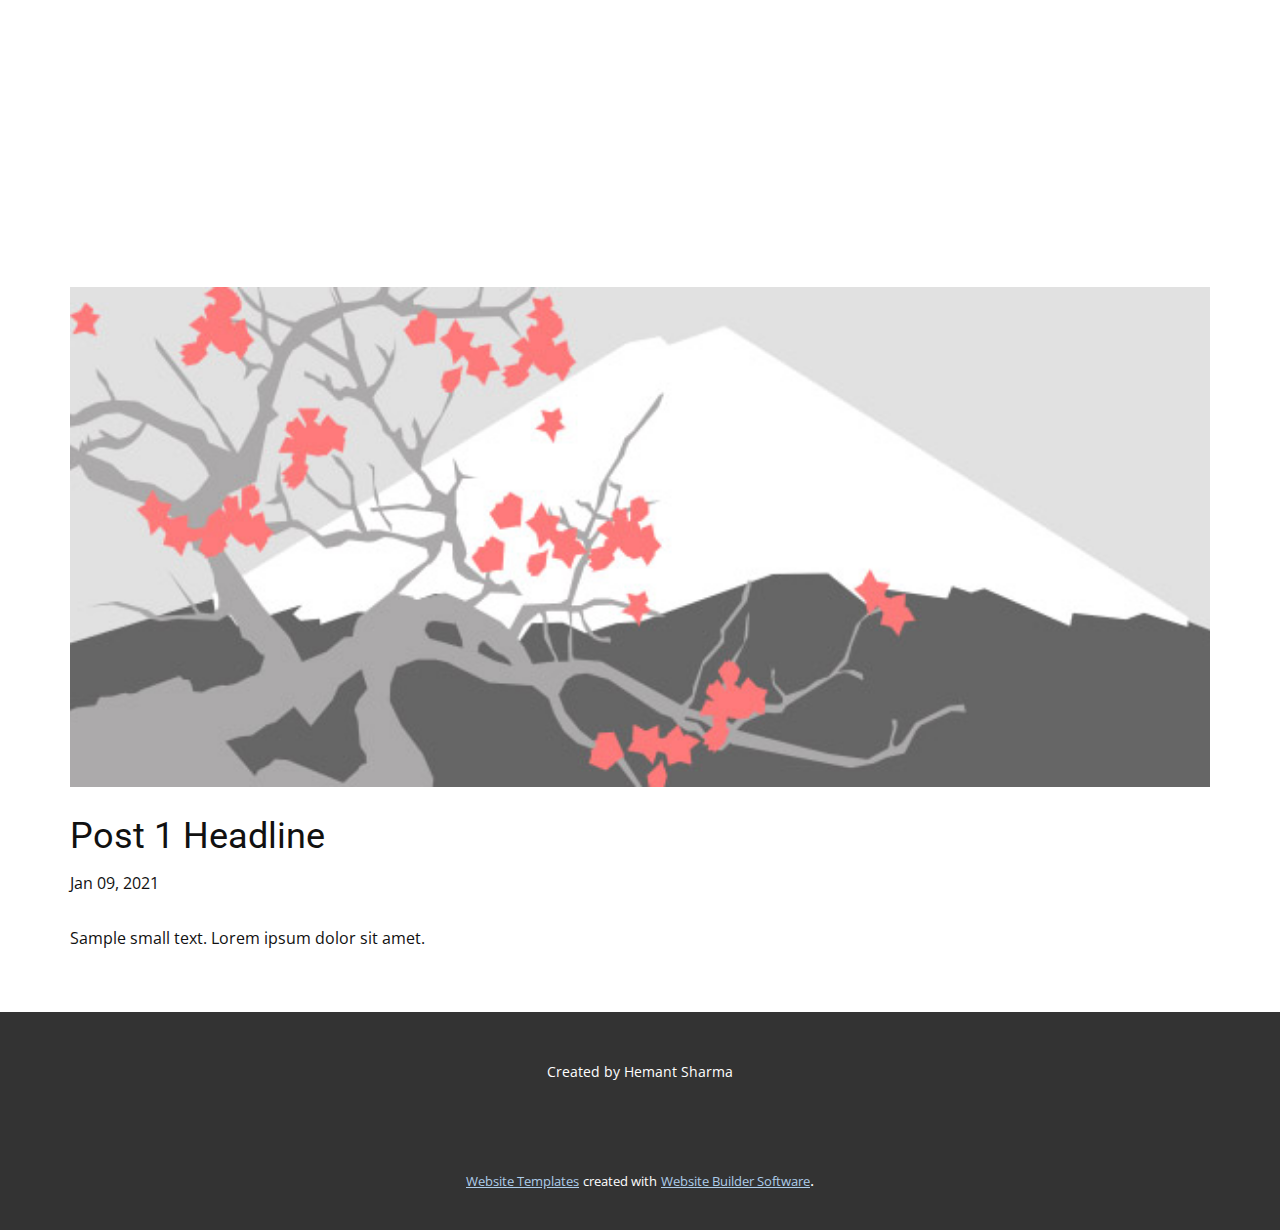
<file: blog/post.html>
<!doctype html>
<html style="font-size: 16px;"><head>
    <meta name="viewport" content="width=device-width, initial-scale=1.0">
    <meta charset="utf-8">
    <meta name="keywords" content="Blog Post 1">
    <meta name="description" content="">
    <meta name="page_type" content="np-template-header-footer-from-plugin">
    <title>Post 1 Headline</title>
    <link rel="stylesheet" href="../nicepage.css" media="screen">
<link rel="stylesheet" href="../Post-Template.css" media="screen">
    <script class="u-script" type="text/javascript" src="../jquery.js" defer=""></script>
    <script class="u-script" type="text/javascript" src="../nicepage.js" defer=""></script>
    <meta name="generator" content="Nicepage 3.12.1, nicepage.com">
    <link id="u-theme-google-font" rel="stylesheet" href="https://fonts.googleapis.com/css?family=Roboto:100,100i,300,300i,400,400i,500,500i,700,700i,900,900i|Open+Sans:300,300i,400,400i,600,600i,700,700i,800,800i">
    
    
    <script type="application/ld+json">{
		"@context": "http://schema.org",
		"@type": "Organization",
		"name": "",
		"url": "index.html"
}</script>
    <meta property="og:title" content="Post Template">
    <meta property="og:type" content="website">
    <meta name="theme-color" content="#478ac9">
    <link rel="canonical" href="../index.html">
    <meta property="og:url" content="index.html">
  </head>
  <body class="u-body"><header class="u-align-left-md u-align-left-sm u-align-left-xs u-clearfix u-header u-header" id="sec-e3a6"><div class="u-clearfix u-sheet u-valign-bottom-lg u-valign-bottom-xl u-sheet-1"></div></header>
    <section class="u-clearfix u-section-1" id="sec-f756">
      <div class="u-clearfix u-sheet u-sheet-1">
        <img src="[data-uri]" alt="" class="u-blog-control u-expanded-width u-image u-image-default u-image-1" data-image-width="1080" data-image-height="1080">
        <h2 class="u-blog-control u-custom-font u-expanded-width u-heading-font u-text u-text-1">Post 1 Headline</h2>
        <div class="u-metadata u-metadata-1">
          <span class="u-meta-date u-meta-icon">Jan 09, 2021</span>
          
          
        </div>
        <div class="u-blog-control u-expanded-width-sm u-expanded-width-xl u-expanded-width-xs u-post-content u-text u-text-2 fr-view">
  Sample small text. Lorem ipsum dolor sit amet.
  </div>
      </div>
    </section>
    
    
    <footer class="u-align-center u-clearfix u-footer u-grey-80 u-footer" id="sec-bf34"><div class="u-clearfix u-sheet u-sheet-1">
        <p class="u-small-text u-text u-text-variant u-text-1">Created by Hemant Sharma</p>
      </div></footer>
    <section class="u-backlink u-clearfix u-grey-80">
      <a class="u-link" href="https://nicepage.com/website-templates" target="_blank">
        <span>Website Templates</span>
      </a>
      <p class="u-text">
        <span>created with</span>
      </p>
      <a class="u-link" href="https://nicepage.com/" target="_blank">
        <span>Website Builder Software</span>
      </a>. 
    </section>
  
</body></html>
</file>
